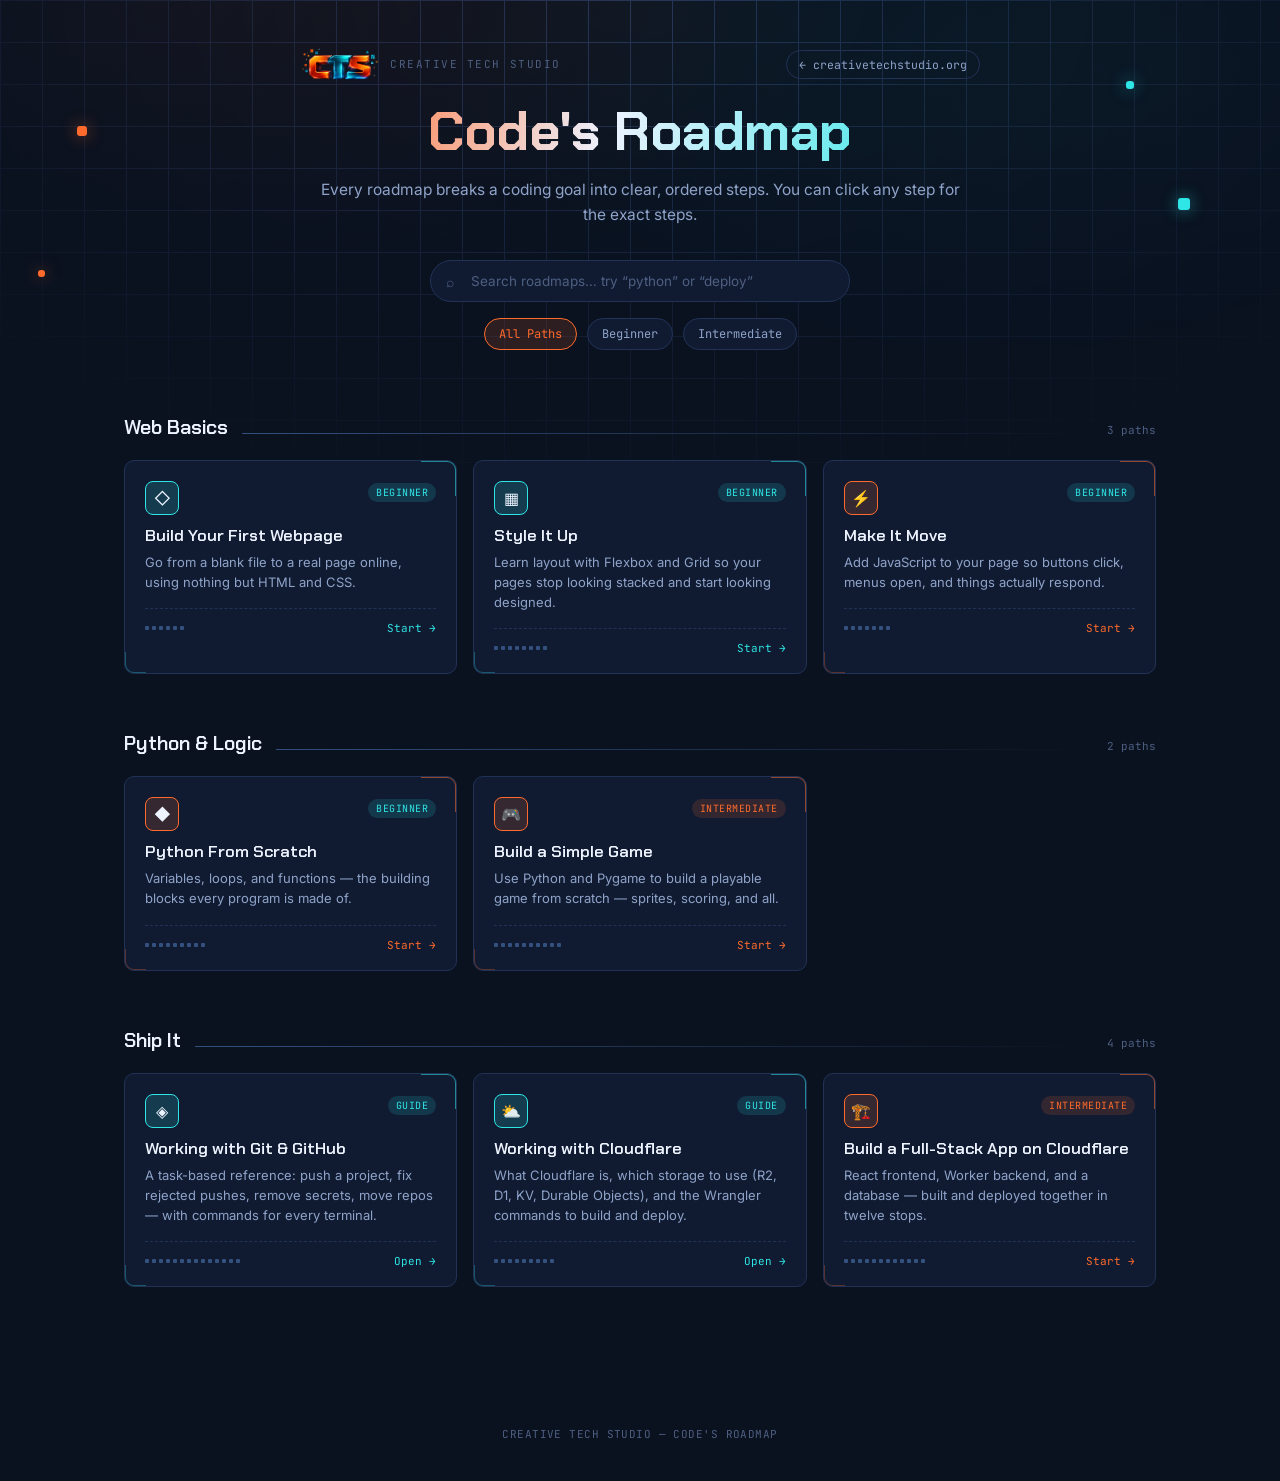
<file: index.html>
<!DOCTYPE html>
<html lang="en">
<head>
<meta charset="UTF-8">
<meta name="viewport" content="width=device-width, initial-scale=1.0">
<title>Code's Roadmap by Creative Tech Studio</title>
<link rel="icon" type="image/png" sizes="16x16" href="/assets/cts-logo-favicon-16.png">
<link rel="icon" type="image/png" sizes="32x32" href="/assets/cts-logo-favicon.png">
<link rel="apple-touch-icon" sizes="180x180" href="favicon-180.png">
<link rel="stylesheet" href="/assets/styles.css">
</head>
<body>

<div class="bg-field"></div>
<div class="chip o" style="top:14%; left:6%; width:10px; height:10px; animation-delay:0.6s;"></div>
<div class="chip c" style="top:9%; left:88%; width:8px; height:8px; animation-delay:1.2s;"></div>
<div class="chip c" style="top:22%; left:92%; width:12px; height:12px; animation-delay:2.4s;"></div>
<div class="chip o" style="top:30%; left:3%; width:7px; height:7px; animation-delay:0.6s;"></div>

<div class="wrap wrap--home">

  <div class="nav">
    <a class="nav-brand" href="https://creativetechstudio.org/" target="_blank" rel="noopener noreferrer">
      <img src="/assets/cts-mark-logo.png" alt="Creative Tech Studio logo">
      <span>Creative Tech Studio</span>
    </a>
    <a class="back-link" href="https://creativetechstudio.org/">← creativetechstudio.org</a>
  </div>

  <div class="hero">
    <h1>Code's Roadmap</h1>
    <p>Every roadmap breaks a coding goal into clear, ordered steps. You can click any step for the exact steps.</p>

    <div class="search-wrap">
      <span class="search-icon">⌕</span>
      <input type="text" id="search-input" placeholder="Search roadmaps… try “python” or “deploy”" autocomplete="off">
      <button class="search-clear" id="search-clear" aria-label="Clear search">✕</button>
    </div>

    <div class="controls">
      <span class="filter-pill active" data-filter="all">All Paths</span>
      <span class="filter-pill" data-filter="beginner">Beginner</span>
      <span class="filter-pill" data-filter="intermediate">Intermediate</span>
    </div>
  </div>

  <!-- WEB BASICS -->
  <div class="category" data-category>
    <div class="category-head">
      <h2>Web Basics</h2>
      <div class="category-rule"></div>
      <div class="category-count">3 paths</div>
    </div>
    <div class="grid">

      <a class="card track-cyan" href="#" data-diff="beginner">
        <div class="card-top">
          <div class="card-icon">◇</div>
          <span class="diff beginner">Beginner</span>
        </div>
        <h3>Build Your First Webpage</h3>
        <p>Go from a blank file to a real page online, using nothing but HTML and CSS.</p>
        <div class="card-foot">
          <span class="steps-dots"><span></span><span></span><span></span><span></span><span></span><span></span></span>
          <span class="go">Start →</span>
        </div>
      </a>

      <a class="card track-cyan" href="#" data-diff="beginner">
        <div class="card-top">
          <div class="card-icon">▦</div>
          <span class="diff beginner">Beginner</span>
        </div>
        <h3>Style It Up</h3>
        <p>Learn layout with Flexbox and Grid so your pages stop looking stacked and start looking designed.</p>
        <div class="card-foot">
          <span class="steps-dots"><span></span><span></span><span></span><span></span><span></span><span></span><span></span><span></span></span>
          <span class="go">Start →</span>
        </div>
      </a>

      <a class="card track-orange" href="#" data-diff="beginner">
        <div class="card-top">
          <div class="card-icon">⚡</div>
          <span class="diff beginner">Beginner</span>
        </div>
        <h3>Make It Move</h3>
        <p>Add JavaScript to your page so buttons click, menus open, and things actually respond.</p>
        <div class="card-foot">
          <span class="steps-dots"><span></span><span></span><span></span><span></span><span></span><span></span><span></span></span>
          <span class="go">Start →</span>
        </div>
      </a>

    </div>
  </div>

  <!-- PYTHON & LOGIC -->
  <div class="category" data-category>
    <div class="category-head">
      <h2>Python &amp; Logic</h2>
      <div class="category-rule"></div>
      <div class="category-count">2 paths</div>
    </div>
    <div class="grid">

      <a class="card track-orange" href="#" data-diff="beginner">
        <div class="card-top">
          <div class="card-icon">◆</div>
          <span class="diff beginner">Beginner</span>
        </div>
        <h3>Python From Scratch</h3>
        <p>Variables, loops, and functions — the building blocks every program is made of.</p>
        <div class="card-foot">
          <span class="steps-dots"><span></span><span></span><span></span><span></span><span></span><span></span><span></span><span></span><span></span></span>
          <span class="go">Start →</span>
        </div>
      </a>

      <a class="card track-orange" href="#" data-diff="intermediate">
        <div class="card-top">
          <div class="card-icon">🎮</div>
          <span class="diff intermediate">Intermediate</span>
        </div>
        <h3>Build a Simple Game</h3>
        <p>Use Python and Pygame to build a playable game from scratch — sprites, scoring, and all.</p>
        <div class="card-foot">
          <span class="steps-dots"><span></span><span></span><span></span><span></span><span></span><span></span><span></span><span></span><span></span><span></span></span>
          <span class="go">Start →</span>
        </div>
      </a>

    </div>
  </div>

  <!-- SHIP IT -->
  <div class="category" data-category>
    <div class="category-head">
      <h2>Ship It</h2>
      <div class="category-rule"></div>
      <div class="category-count">4 paths</div>
    </div>
    <div class="grid">

      <a class="card track-cyan" href="/pages/git-github-guide.html" data-diff="beginner">
        <div class="card-top">
          <div class="card-icon">◈</div>
          <span class="diff beginner">Guide</span>
        </div>
        <h3>Working with Git &amp; GitHub</h3>
        <p>A task-based reference: push a project, fix rejected pushes, remove secrets, move repos — with commands for every terminal.</p>
        <div class="card-foot">
          <span class="steps-dots"><span></span><span></span><span></span><span></span><span></span><span></span><span></span><span></span><span></span><span></span><span></span><span></span><span></span><span></span></span>
          <span class="go">Open →</span>
        </div>
      </a>

      <a class="card track-cyan" href="/pages/cloudflare-guide.html" data-diff="beginner">
        <div class="card-top">
          <div class="card-icon">⛅</div>
          <span class="diff beginner">Guide</span>
        </div>
        <h3>Working with Cloudflare</h3>
        <p>What Cloudflare is, which storage to use (R2, D1, KV, Durable Objects), and the Wrangler commands to build and deploy.</p>
        <div class="card-foot">
          <span class="steps-dots"><span></span><span></span><span></span><span></span><span></span><span></span><span></span><span></span><span></span></span>
          <span class="go">Open →</span>
        </div>
      </a>

      <a class="card track-orange" href="/pages/cloudflare-app.html" data-diff="intermediate">
        <div class="card-top">
          <div class="card-icon">🏗️</div>
          <span class="diff intermediate">Intermediate</span>
        </div>
        <h3>Build a Full-Stack App on Cloudflare</h3>
        <p>React frontend, Worker backend, and a database — built and deployed together in twelve stops.</p>
        <div class="card-foot">
          <span class="steps-dots"><span></span><span></span><span></span><span></span><span></span><span></span><span></span><span></span><span></span><span></span><span></span><span></span></span>
          <span class="go">Start →</span>
        </div>
      </a>

    </div>
  </div>

  <div class="no-results" id="no-results">
    ◆ No roadmaps match “<span id="no-results-term"></span>”. Try a different search.
  </div>

</div>

<footer>CREATIVE TECH STUDIO — CODE'S ROADMAP</footer>

<script>
  const pills = document.querySelectorAll('.filter-pill');
  const cards = document.querySelectorAll('.card[data-diff]');
  const categories = document.querySelectorAll('[data-category]');
  const searchInput = document.getElementById('search-input');
  const searchClear = document.getElementById('search-clear');
  const noResults = document.getElementById('no-results');
  const noResultsTerm = document.getElementById('no-results-term');

  let activeDiff = 'all';

  // cache each card's plain title/desc text once, for matching + restoring
  cards.forEach(card => {
    const titleEl = card.querySelector('h3');
    const descEl = card.querySelector('p');
    card._titleText = titleEl.textContent;
    card._descText = descEl.textContent;
  });

  function highlight(text, term) {
    if (!term) return text;
    const escaped = term.replace(/[.*+?^${}()|[\]\\]/g, '\\$&');
    const re = new RegExp('(' + escaped + ')', 'ig');
    return text.replace(re, '<mark>$1</mark>');
  }

  function applyFilters() {
    const term = searchInput.value.trim().toLowerCase();
    searchClear.classList.toggle('show', term.length > 0);

    let anyVisible = false;

    cards.forEach(card => {
      const titleEl = card.querySelector('h3');
      const descEl = card.querySelector('p');

      const diffMatch = activeDiff === 'all' || card.getAttribute('data-diff') === activeDiff;
      const haystack = (card._titleText + ' ' + card._descText).toLowerCase();
      const textMatch = term === '' || haystack.includes(term);
      const visible = diffMatch && textMatch;

      card.style.display = visible ? '' : 'none';
      titleEl.innerHTML = highlight(card._titleText, term);
      descEl.innerHTML = highlight(card._descText, term);

      if (visible) anyVisible = true;
    });

    categories.forEach(cat => {
      const visibleCards = Array.from(cat.querySelectorAll('.card[data-diff]')).filter(c => c.style.display !== 'none');
      cat.style.display = visibleCards.length ? '' : 'none';
    });

    noResults.classList.toggle('show', !anyVisible);
    noResultsTerm.textContent = searchInput.value.trim();
  }

  pills.forEach(pill => {
    pill.addEventListener('click', () => {
      pills.forEach(p => p.classList.remove('active'));
      pill.classList.add('active');
      activeDiff = pill.getAttribute('data-filter');
      applyFilters();
    });
  });

  searchInput.addEventListener('input', applyFilters);

  searchClear.addEventListener('click', () => {
    searchInput.value = '';
    applyFilters();
    searchInput.focus();
  });

  // "/" focuses search, like most doc/search UIs
  document.addEventListener('keydown', (e) => {
    if (e.key === '/' && document.activeElement !== searchInput) {
      e.preventDefault();
      searchInput.focus();
    }
    if (e.key === 'Escape' && document.activeElement === searchInput) {
      searchInput.value = '';
      applyFilters();
      searchInput.blur();
    }
  });
</script>

</body>
</html>
</file>
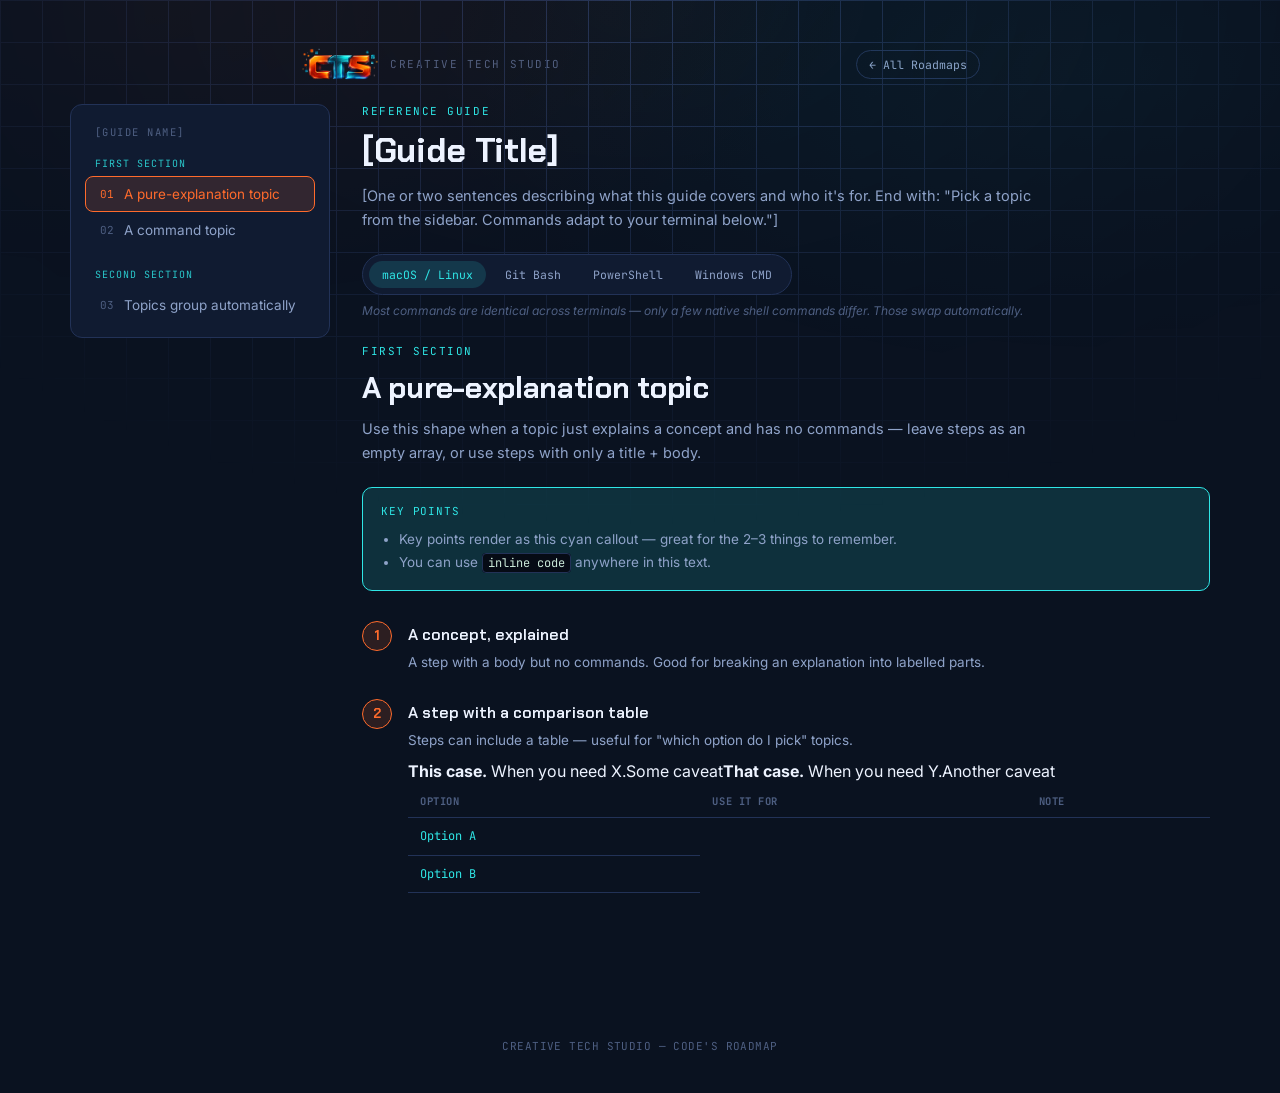
<file: assets/template-guide-roadmap.html>
<!DOCTYPE html>
<html lang="en">
<head>
<meta charset="UTF-8">
<meta name="viewport" content="width=device-width, initial-scale=1.0">

<!--
  ══════════════════════════════════════════════════════════════════
  GUIDE PAGE TEMPLATE — Code's Roadmap / Creative Tech Studio
  ══════════════════════════════════════════════════════════════════

  WHAT THIS IS
  A reference-guide page: a sidebar of topics on the left, a reading
  panel on the right, and a terminal switcher that rewrites shell
  commands (macOS/Linux, Git Bash, PowerShell, CMD) across the whole
  page at once. Use this for lookup-style content (Git, Cloudflare,
  etc.) — NOT for a start-to-finish roadmap. For those, copy
  template-roadmap.html instead.

  HOW TO USE THIS FILE
  0. Keep this file in the same /pages/ folder as the other guides.
     It links /assets/styles.css and /assets/cts-mark-logo.png by
     absolute path, so those must exist at the site root.
  1. Copy this file, rename it (e.g. python-guide.html).
  2. Update the <title>, the panel <h1>, and the .panel-intro text.
     Search for "EDIT:" comments — those mark every spot to change.
  3. Fill in the TOPICS array with your own content (see the shape
     reference below). Delete the sample topics once you're done.
  4. Add a card linking to this page from index.html, in the right
     category grid, with a "Guide" tag.

  TOPIC OBJECT SHAPE
    id        — unique short string, no spaces (used for nav + deep links)
    group     — sidebar section this topic belongs under (topics are
                grouped in the order the groups first appear)
    title     — the topic's name, shown in the sidebar and as the heading
    intro     — 1–3 sentence lead paragraph
    keypoints — optional array of short takeaways (HTML allowed).
                Renders as the cyan "Key points" callout.
    steps     — array of step objects (below). Can be empty [] for a
                pure-explanation topic.

  STEP OBJECT SHAPE
    title    — the step heading
    body     — optional sentence(s) of explanation (HTML allowed)
    cmds     — optional array of command objects (below)
    table    — optional comparison table: { head: [...], rows: [[...]] }
               Each row cell is a full <td>…</td> string so you can add
               classes like <td class="k">R2</td> for the mono accent.
    callout  — optional { type: 'info' | 'warn', html: '…' } highlight box

  COMMAND OBJECT SHAPE
    { code: 'literal command' }            — same on every terminal
    { code: '…', comment: 'shown as # …' } — adds a grey inline comment
    { shell: 'setenv', args: ['K','v'] }   — swaps per terminal, using
                                             the SHELL table in the script

  INLINE FORMATTING
    Use <code class="inline">like this</code> for inline code inside
    any body / intro / keypoint / callout text.

  ADDING A TERMINAL-SPECIFIC COMMAND
    Most commands (git, npm, wrangler) are identical across terminals —
    just use { code: '…' }. Only NATIVE shell commands differ. To add a
    new one, add an entry to the SHELL object in the script with a
    function per terminal, then reference it as { shell: 'name', args: [...] }.
    An example ('setenv') is included.
  ══════════════════════════════════════════════════════════════════
-->

<!-- EDIT: browser tab title -->
<title>[Guide Title] — Code's Roadmap</title>

<link rel="stylesheet" href="/assets/styles.css">
<style>
  /* ── Guide-specific layout (sidebar + panel). Everything else comes from styles.css ── */

  .guide-shell {
    position: relative;
    z-index: 1;
    max-width: 1180px;
    margin: 0 auto;
    padding: 0 20px 80px;
    display: grid;
    grid-template-columns: 260px 1fr;
    gap: 32px;
    align-items: start;
  }

  .side {
    position: sticky;
    top: 20px;
    align-self: start;
    background: var(--card);
    border: 1px solid var(--line);
    border-radius: 12px;
    padding: 14px;
    max-height: calc(100vh - 40px);
    overflow-y: auto;
  }
  .side-title {
    font-family: 'JetBrains Mono', monospace;
    font-size: 10.5px;
    letter-spacing: 0.14em;
    text-transform: uppercase;
    color: var(--ink-faint);
    padding: 6px 10px 12px;
  }
  .side-group + .side-group { margin-top: 14px; }
  .side-group-label {
    font-family: 'JetBrains Mono', monospace;
    font-size: 10px;
    letter-spacing: 0.1em;
    text-transform: uppercase;
    color: var(--cyan);
    padding: 6px 10px;
    opacity: 0.85;
  }
  .side-link {
    display: flex;
    align-items: center;
    gap: 10px;
    padding: 9px 10px;
    border-radius: 8px;
    font-size: 13.5px;
    color: var(--ink-soft);
    cursor: pointer;
    border: 1px solid transparent;
    transition: background 0.14s ease, color 0.14s ease, border-color 0.14s ease;
    user-select: none;
  }
  .side-link:hover { background: var(--card-hover); color: var(--ink); }
  .side-link.active {
    background: var(--orange-soft);
    border-color: var(--orange);
    color: var(--orange);
  }
  .side-num {
    font-family: 'JetBrains Mono', monospace;
    font-size: 11px;
    color: var(--ink-faint);
    flex-shrink: 0;
    width: 18px;
    text-align: right;
  }
  .side-link.active .side-num { color: var(--orange); }

  .panel { min-width: 0; }

  .panel-eyebrow {
    font-family: 'JetBrains Mono', monospace;
    font-size: 11px;
    letter-spacing: 0.14em;
    text-transform: uppercase;
    color: var(--cyan);
    margin-bottom: 10px;
  }
  .panel h1 {
    font-family: 'Chakra Petch', sans-serif;
    font-weight: 700;
    font-size: clamp(26px, 4vw, 34px);
    letter-spacing: -0.01em;
    margin: 0 0 12px;
    color: var(--ink);
  }
  .panel-intro {
    color: var(--ink-soft);
    font-size: 14.5px;
    line-height: 1.65;
    margin: 0 0 22px;
    max-width: 680px;
  }

  .term-switch {
    display: flex;
    gap: 6px;
    flex-wrap: wrap;
    padding: 6px;
    background: var(--card);
    border: 1px solid var(--line);
    border-radius: 999px;
    width: fit-content;
    margin-bottom: 8px;
  }
  .term-btn {
    font-family: 'JetBrains Mono', monospace;
    font-size: 11.5px;
    padding: 6px 13px;
    border-radius: 999px;
    border: none;
    background: transparent;
    color: var(--ink-soft);
    cursor: pointer;
    transition: background 0.14s ease, color 0.14s ease;
    white-space: nowrap;
  }
  .term-btn:hover { color: var(--ink); }
  .term-btn.active { background: var(--cyan-soft); color: var(--cyan); }
  .term-note {
    font-size: 12px;
    color: var(--ink-faint);
    margin: 0 0 26px;
    font-style: italic;
  }

  .keypoints {
    background: var(--cyan-soft);
    border: 1px solid var(--cyan);
    border-radius: 10px;
    padding: 16px 18px;
    margin-bottom: 30px;
  }
  .keypoints-title {
    font-family: 'JetBrains Mono', monospace;
    font-size: 11px;
    letter-spacing: 0.08em;
    text-transform: uppercase;
    color: var(--cyan);
    margin-bottom: 10px;
  }
  .keypoints ul { margin: 0; padding-left: 18px; }
  .keypoints li {
    font-size: 13.5px;
    color: var(--ink-soft);
    line-height: 1.7;
  }

  .callout {
    border-radius: 10px;
    padding: 14px 16px;
    margin: 22px 0;
    font-size: 13px;
    line-height: 1.6;
  }
  .callout.warn {
    background: var(--orange-soft);
    border: 1px solid var(--orange);
    color: var(--ink);
  }
  .callout.warn strong { color: var(--orange); }
  .callout.info {
    background: rgba(143,163,201,0.08);
    border: 1px solid var(--line);
    color: var(--ink-soft);
  }
  .callout.info strong { color: var(--ink); }

  .g-step {
    position: relative;
    padding-left: 46px;
    margin-bottom: 26px;
  }
  .g-step-num {
    position: absolute;
    left: 0;
    top: 0;
    width: 30px;
    height: 30px;
    border-radius: 50%;
    background: var(--orange-soft);
    border: 1.5px solid var(--orange);
    color: var(--orange);
    display: flex;
    align-items: center;
    justify-content: center;
    font-family: 'Chakra Petch', sans-serif;
    font-weight: 700;
    font-size: 13px;
  }
  .g-step-body { padding-top: 3px; }
  .g-step h3 {
    font-family: 'Chakra Petch', sans-serif;
    font-weight: 600;
    font-size: 16px;
    margin: 0 0 6px;
    color: var(--ink);
  }
  .g-step p {
    font-size: 13.5px;
    line-height: 1.65;
    color: var(--ink-soft);
    margin: 0 0 10px;
  }
  .g-step p:last-child { margin-bottom: 0; }
  .g-step code.inline,
  .panel-intro code.inline,
  .callout code.inline,
  .keypoints code.inline {
    font-family: 'JetBrains Mono', monospace;
    font-size: 12px;
    background: var(--void-deep);
    border: 1px solid var(--line);
    border-radius: 4px;
    padding: 1px 5px;
    color: #C9E8D8;
  }

  .g-cmd {
    background: var(--void-deep);
    border: 1px solid var(--line);
    border-radius: 8px;
    padding: 11px 12px;
    font-family: 'JetBrains Mono', monospace;
    font-size: 12.5px;
    color: #C9E8D8;
    display: flex;
    align-items: flex-start;
    justify-content: space-between;
    gap: 10px;
    margin-bottom: 8px;
  }
  .g-cmd pre {
    margin: 0;
    white-space: pre-wrap;
    word-break: break-word;
    flex: 1;
    line-height: 1.55;
  }
  .g-cmd .cmt { color: var(--ink-faint); }
  .copy-btn {
    background: rgba(255,255,255,0.06);
    border: 1px solid var(--line);
    color: var(--ink-soft);
    font-family: 'JetBrains Mono', monospace;
    font-size: 10.5px;
    padding: 4px 9px;
    border-radius: 6px;
    cursor: pointer;
    flex-shrink: 0;
    transition: all 0.15s ease;
  }
  .copy-btn:hover { background: rgba(255,255,255,0.12); color: var(--ink); }
  .copy-btn.copied { color: var(--cyan); border-color: var(--cyan); }

  /* comparison table (optional, used via a step's `table` field) */
  .g-table {
    width: 100%;
    border-collapse: collapse;
    font-size: 13px;
    margin: 4px 0 8px;
  }
  .g-table th, .g-table td {
    text-align: left;
    padding: 9px 12px;
    border-bottom: 1px solid var(--line);
    vertical-align: top;
  }
  .g-table th {
    font-family: 'JetBrains Mono', monospace;
    font-size: 10.5px;
    color: var(--ink-faint);
    text-transform: uppercase;
    letter-spacing: 0.05em;
  }
  .g-table td { color: var(--ink-soft); line-height: 1.55; }
  .g-table td strong { color: var(--ink); }
  .g-table td.k {
    font-family: 'JetBrains Mono', monospace;
    font-size: 12px;
    color: var(--cyan);
    white-space: nowrap;
  }

  .topic { display: none; }
  .topic.active { display: block; animation: fade 0.25s ease; }
  @keyframes fade { from { opacity: 0; transform: translateY(6px); } to { opacity: 1; transform: none; } }

  .mobile-nav { display: none; }

  @media (max-width: 860px) {
    .guide-shell { grid-template-columns: 1fr; }
    .side { display: none; }
    .mobile-nav { display: block; margin-bottom: 22px; }
    .mobile-nav select {
      width: 100%;
      background: var(--card);
      border: 1px solid var(--line);
      border-radius: 10px;
      color: var(--ink);
      font-family: 'Inter', sans-serif;
      font-size: 14px;
      padding: 12px 14px;
      outline: none;
    }
  }

  @media (prefers-reduced-motion: reduce) {
    .topic.active { animation: none; }
  }
</style>
</head>
<body>

<div class="bg-field"></div>

<div class="nav">
  <a class="nav-brand" href="/index.html">
    <img src="/assets/cts-mark-logo.png" alt="Creative Tech Studio logo">
    <span>Creative Tech Studio</span>
  </a>
  <a class="back-link" href="/index.html">← All Roadmaps</a>
</div>

<div class="guide-shell">

  <aside class="side" id="side">
    <!-- EDIT: sidebar label -->
    <div class="side-title">[Guide Name]</div>
  </aside>

  <main class="panel">
    <div class="panel-eyebrow">Reference Guide</div>
    <!-- EDIT: main heading -->
    <h1>[Guide Title]</h1>
    <!-- EDIT: intro paragraph -->
    <p class="panel-intro">[One or two sentences describing what this guide covers and who it's for. End with: "Pick a topic from the sidebar. Commands adapt to your terminal below."]</p>

    <div class="term-switch" id="term-switch">
      <button class="term-btn active" data-term="unix">macOS / Linux</button>
      <button class="term-btn" data-term="gitbash">Git Bash</button>
      <button class="term-btn" data-term="powershell">PowerShell</button>
      <button class="term-btn" data-term="cmd">Windows CMD</button>
    </div>
    <p class="term-note" id="term-note">Most commands are identical across terminals — only a few native shell commands differ. Those swap automatically.</p>

    <div class="mobile-nav">
      <select id="mobile-select"></select>
    </div>

    <div id="topics"></div>
  </main>

</div>

<footer>CREATIVE TECH STUDIO — CODE'S ROADMAP</footer>

<script>
(function () {

  /* ── Terminal-specific shell command variants ──
     Regular git/npm/wrangler commands never change — use { code: '…' } for those.
     Only NATIVE shell commands differ. Add an entry here per shell command you
     need, then reference it in a step as { shell: 'name', args: [...] }.
     One example ('setenv') is provided. Delete it if unused. */
  const SHELL = {
    setenv: {
      unix:       (name, val) => `export ${name}="${val}"`,
      gitbash:    (name, val) => `export ${name}="${val}"`,
      powershell: (name, val) => `$env:${name} = "${val}"`,
      cmd:        (name, val) => `set ${name}=${val}`,
    },
  };

  let term = 'unix';

  /* ── EDIT: Guide content ──
     Replace these sample topics with your own. See the comment block at the
     top of this file for the full shape of a topic / step / command / table. */
  const TOPICS = [
    {
      id: 'sample-explain',
      group: 'First section',
      title: 'A pure-explanation topic',
      intro: 'Use this shape when a topic just explains a concept and has no commands — leave steps as an empty array, or use steps with only a title + body.',
      keypoints: [
        'Key points render as this cyan callout — great for the 2–3 things to remember.',
        'You can use <code class="inline">inline code</code> anywhere in this text.',
      ],
      steps: [
        {
          title: 'A concept, explained',
          body: 'A step with a body but no commands. Good for breaking an explanation into labelled parts.',
          cmds: [],
        },
        {
          title: 'A step with a comparison table',
          body: 'Steps can include a table — useful for "which option do I pick" topics.',
          table: {
            head: ['Option', 'Use it for', 'Note'],
            rows: [
              ['<td class="k">Option A</td>', '<strong>This case.</strong> When you need X.', 'Some caveat'],
              ['<td class="k">Option B</td>', '<strong>That case.</strong> When you need Y.', 'Another caveat'],
            ],
          },
          cmds: [],
        },
      ],
    },
    {
      id: 'sample-commands',
      group: 'First section',
      title: 'A command topic',
      intro: 'Use this shape for how-to topics with actual commands to run.',
      keypoints: [
        'Every command gets a copy button automatically.',
        'Add a <code class="inline"># comment</code> to a command with the comment field.',
      ],
      steps: [
        {
          title: 'Run a normal command',
          body: 'Commands that are the same on every terminal use the code field.',
          cmds: [
            { code: 'npm install' },
            { code: 'npm run build', comment: 'this one has a comment' },
          ],
        },
        {
          title: 'A command that differs per terminal',
          body: 'This one uses the SHELL table so it rewrites when the terminal switches. Try the switcher above.',
          cmds: [
            { shell: 'setenv', args: ['API_KEY', 'your-value-here'], comment: 'set an environment variable' },
          ],
        },
        {
          title: 'A step with a warning',
          body: 'Callouts come in two styles: info (neutral) and warn (orange).',
          cmds: [],
          callout: { type: 'warn', html: '<strong>Be careful.</strong> Use warn callouts for destructive or irreversible actions.' },
        },
      ],
    },
    {
      id: 'sample-second-group',
      group: 'Second section',
      title: 'Topics group automatically',
      intro: 'Give topics a different group value and they appear under a new sidebar heading. Groups show up in the order they first appear in this array.',
      steps: [],
    },
  ];

  /* ── Build sidebar + mobile select ── */
  const sideEl = document.getElementById('side');
  const topicsEl = document.getElementById('topics');
  const mobileSelect = document.getElementById('mobile-select');

  const groups = [];
  TOPICS.forEach((t) => {
    let g = groups.find(x => x.name === t.group);
    if (!g) { g = { name: t.group, items: [] }; groups.push(g); }
    g.items.push({ topic: t });
  });

  let globalIndex = 0;
  groups.forEach(g => {
    const groupEl = document.createElement('div');
    groupEl.className = 'side-group';
    groupEl.innerHTML = `<div class="side-group-label">${g.name}</div>`;
    g.items.forEach(({ topic }) => {
      const n = ++globalIndex;
      const link = document.createElement('div');
      link.className = 'side-link';
      link.dataset.target = topic.id;
      link.innerHTML = `<span class="side-num">${String(n).padStart(2,'0')}</span><span>${topic.title}</span>`;
      link.addEventListener('click', () => selectTopic(topic.id));
      groupEl.appendChild(link);
    });
    sideEl.appendChild(groupEl);

    const og = document.createElement('optgroup');
    og.label = g.name;
    g.items.forEach(({ topic }) => {
      const opt = document.createElement('option');
      opt.value = topic.id;
      opt.textContent = topic.title;
      og.appendChild(opt);
    });
    mobileSelect.appendChild(og);
  });
  mobileSelect.addEventListener('change', (e) => selectTopic(e.target.value));

  function cmdCode(cmd) {
    if (cmd.code != null) return cmd.code;
    return SHELL[cmd.shell][term](...cmd.args);
  }

  function renderTopics() {
    topicsEl.innerHTML = '';
    TOPICS.forEach(topic => {
      const el = document.createElement('section');
      el.className = 'topic';
      el.id = 'topic-' + topic.id;
      el.dataset.id = topic.id;

      const kp = topic.keypoints ? `
        <div class="keypoints">
          <div class="keypoints-title">Key points</div>
          <ul>${topic.keypoints.map(k => `<li>${k}</li>`).join('')}</ul>
        </div>` : '';

      const steps = (topic.steps || []).map((s, i) => {
        const cmds = (s.cmds || []).map(c => {
          const code = cmdCode(c);
          const cmt = c.comment ? `<span class="cmt"># ${escapeHtml(c.comment)}</span>\n` : '';
          return `<div class="g-cmd"><pre>${cmt}${escapeHtml(code)}</pre><button class="copy-btn" data-copy="${encodeURIComponent(code)}">copy</button></div>`;
        }).join('');

        let tableHtml = '';
        if (s.table) {
          const head = s.table.head.map(h => `<th>${h}</th>`).join('');
          const rows = s.table.rows.map(r => `<tr>${r.join('')}</tr>`).join('');
          tableHtml = `<table class="g-table"><thead><tr>${head}</tr></thead><tbody>${rows}</tbody></table>`;
        }

        const callout = s.callout ? `<div class="callout ${s.callout.type}">${s.callout.html}</div>` : '';
        const body = s.body ? `<p>${s.body}</p>` : '';
        return `
          <div class="g-step">
            <div class="g-step-num">${i + 1}</div>
            <div class="g-step-body">
              <h3>${escapeHtml(s.title)}</h3>
              ${body}
              ${tableHtml}
              ${cmds}
              ${callout}
            </div>
          </div>`;
      }).join('');

      el.innerHTML = `
        <div class="panel-eyebrow">${escapeHtml(topic.group)}</div>
        <h1 style="font-size:clamp(24px,3.4vw,30px); margin-bottom:10px;">${escapeHtml(topic.title)}</h1>
        <p class="panel-intro">${topic.intro}</p>
        ${kp}
        ${steps}
      `;
      topicsEl.appendChild(el);
    });
  }

  function escapeHtml(str) {
    const div = document.createElement('div');
    div.textContent = str;
    return div.innerHTML;
  }

  let currentId = TOPICS[0].id;
  function selectTopic(id) {
    currentId = id;
    document.querySelectorAll('.topic').forEach(t => t.classList.toggle('active', t.dataset.id === id));
    document.querySelectorAll('.side-link').forEach(l => l.classList.toggle('active', l.dataset.target === id));
    if (mobileSelect.value !== id) mobileSelect.value = id;
    window.scrollTo({ top: 0, behavior: 'smooth' });
    history.replaceState(null, '', '#' + id);
  }

  document.getElementById('term-switch').addEventListener('click', (e) => {
    const btn = e.target.closest('.term-btn');
    if (!btn) return;
    term = btn.dataset.term;
    document.querySelectorAll('.term-btn').forEach(b => b.classList.toggle('active', b === btn));
    renderTopics();
    selectTopic(currentId);
  });

  topicsEl.addEventListener('click', (e) => {
    const btn = e.target.closest('[data-copy]');
    if (!btn) return;
    const text = decodeURIComponent(btn.getAttribute('data-copy'));
    const done = () => {
      const original = btn.textContent;
      btn.textContent = 'copied';
      btn.classList.add('copied');
      setTimeout(() => { btn.textContent = original; btn.classList.remove('copied'); }, 1200);
    };
    if (navigator.clipboard && navigator.clipboard.writeText) {
      navigator.clipboard.writeText(text).then(done).catch(done);
    } else { done(); }
  });

  renderTopics();
  const fromHash = location.hash.replace('#', '');
  selectTopic(TOPICS.some(t => t.id === fromHash) ? fromHash : TOPICS[0].id);
})();
</script>

</body>
</html>
</file>
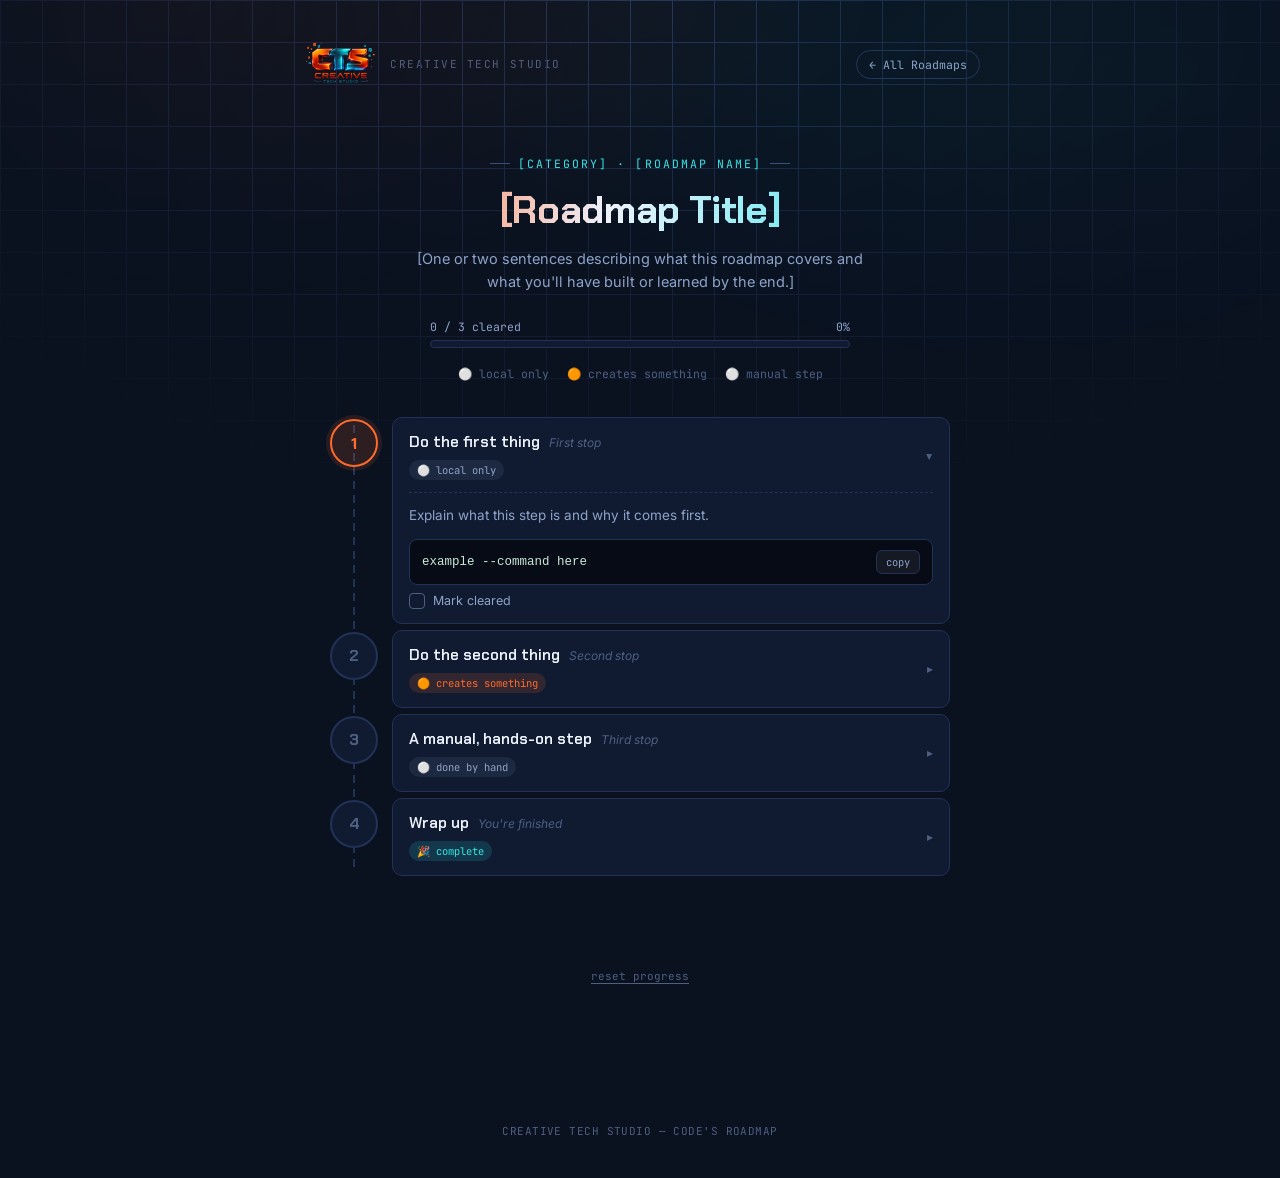
<file: assets/template-roadmap.html>
<!DOCTYPE html>
<html lang="en">
<head>
<meta charset="UTF-8">
<meta name="viewport" content="width=device-width, initial-scale=1.0">

<!--
  ══════════════════════════════════════════════════════════════════
  ROADMAP PAGE TEMPLATE — Code's Roadmap / Creative Tech Studio
  ══════════════════════════════════════════════════════════════════

  WHAT THIS IS
  A roadmap page: a single start-to-finish trail of numbered waypoints
  you follow top to bottom, with a progress bar, checkable steps, and
  progress saved in the browser. Use this for content with one correct
  sequence and a finish line. For lookup-style reference content you
  jump around in (a sidebar of independent topics with a terminal
  switcher), copy template-guide-roadmap.html instead.

  HOW TO USE THIS FILE
  0. Copy this file into the /pages/ folder alongside the other roadmap
     pages. It links /assets/styles.css and /assets/ctslogo.png by
     absolute path, so those must exist at the site root.
  1. Copy this file, rename it to match your roadmap (e.g. git-basics.html)
  2. Update the <title> tag below
  3. Search for "EDIT:" comments throughout this file — those are every
     spot you need to touch. Everything else can stay as-is.
  4. Change PROGRESS_KEY in the script (near the bottom) to something
     unique to this page. If two pages share a key, checking off steps
     on one will overwrite progress on the other.
  5. Fill in the STEPS array with your own waypoints.
  6. Add a card linking to this page from index.html, in the right
     category grid.

  STEP OBJECT REFERENCE
    id           — unique short string, no spaces (used for storage + DOM)
    name         — short flavor label shown in italics next to the title
                   (optional — omit the property to skip it)
    title        — the real, plain-language title of the step
    badge        — one of: 'local' | 'cloud' | 'manual' | 'done'
                     local  = runs only on their machine, changes nothing external
                     cloud  = creates or changes something outside their machine
                     manual = a step done by hand in some dashboard/UI, not code
                     done   = the final "you made it" step
    badgeLabel   — the short text shown inside the badge pill
    desc         — 1–3 sentences explaining what this step is and why
    commands     — optional array of copyable command-line strings
    manualSteps  — optional array of plain-text instructions (use INSTEAD
                   of commands, for dashboard/UI steps — see step 4 below
                   for an example)

  Every step gets a "mark cleared" checkbox automatically, except the
  last one (it's assumed to be the finish line). If your roadmap doesn't
  end in a single "you're done" moment, just give the last real step a
  normal badge instead of 'done' and delete the badge==='done' check
  further down if you don't want an "arrival" feel at all.
  ══════════════════════════════════════════════════════════════════
-->

<!-- EDIT: page title (shows in browser tab) -->
<title>[Roadmap Title] — Code's Roadmap</title>
<link rel="icon" type="image/png" sizes="16x16" href="../assets/cts-logo-favicon-16.png">
<link rel="icon" type="image/png" sizes="32x32" href="../assets/cts-logo-favicon.png">
<link rel="apple-touch-icon" sizes="180x180" href="../assets/cts-logo-favicon-180.png">

<link rel="stylesheet" href="/assets/styles.css">
</head>
<body>

<div class="bg-field"></div>

<div class="nav">
  <a class="nav-brand" href="/index.html">
    <img src="/assets/ctslogo.png" alt="Creative Tech Studio logo">
    <span>Creative Tech Studio</span>
  </a>
  <a class="back-link" href="/index.html">← All Roadmaps</a>
</div>

<div class="wrap wrap--trail">

  <div class="trail-header">
    <!-- EDIT: eyebrow = "Category · Short Roadmap Name" -->
    <div class="trail-eyebrow">[Category] · [Roadmap Name]</div>
    <!-- EDIT: title = outcome-focused, matches the homepage card title exactly -->
    <h1 class="trail-title">[Roadmap Title]</h1>
    <!-- EDIT: subtitle = 1-2 sentences, what they'll have by the end -->
    <p class="trail-sub">[One or two sentences describing what this roadmap covers and what you'll have built or learned by the end.]</p>
    <div class="progress-wrap">
      <div class="progress-label">
        <span id="progress-text">0 / 0 cleared</span>
        <span id="progress-pct">0%</span>
      </div>
      <div class="progress-track"><div class="progress-fill" id="progress-fill"></div></div>
    </div>
    <!-- EDIT: legend — delete any line for a badge type you don't use -->
    <div class="legend">
      <span>⚪ local only</span>
      <span>🟠 creates something</span>
      <span>⚪ manual step</span>
    </div>
  </div>

  <div class="trail">
    <div class="trail-spine"></div>
    <div id="stops"></div>
  </div>

  <!-- EDIT: summit banner text, or delete this div if the roadmap has no single "finish line" moment -->
  <div class="summit-banner" id="summit-banner">🎉 All done — nice work.</div>

  <div class="reset-row">
    <button class="reset-btn" id="reset-btn">reset progress</button>
  </div>
</div>

<footer>CREATIVE TECH STUDIO — CODE'S ROADMAP</footer>

<script>
(function () {

  // EDIT: give every roadmap page its own unique key, or progress
  // from different roadmaps will overwrite each other in the browser.
  const PROGRESS_KEY = 'roadmap-progress--CHANGE-ME';

  // EDIT: replace with your own steps. See the comment block at the
  // top of this file for what each field does. Delete these sample
  // steps once you've written your own — they're only here to show
  // one example of every step type.
  const STEPS = [
    {
      id: 'step-1',
      name: 'First stop',
      title: 'Do the first thing',
      badge: 'local',
      badgeLabel: 'local only',
      desc: 'Explain what this step is and why it comes first.',
      commands: ['example --command here'],
    },
    {
      id: 'step-2',
      name: 'Second stop',
      title: 'Do the second thing',
      badge: 'cloud',
      badgeLabel: 'creates something',
      desc: 'A step that creates or changes something outside their own machine.',
      commands: ['another --example'],
    },
    {
      id: 'step-3',
      name: 'Third stop',
      title: 'A manual, hands-on step',
      badge: 'manual',
      badgeLabel: 'done by hand',
      desc: 'Use manualSteps (instead of commands) for anything done by clicking through a dashboard or UI rather than typing.',
      manualSteps: [
        'First thing to click or do',
        'Second thing to click or do',
        'Save / confirm',
      ],
    },
    {
      id: 'step-4',
      name: "You're finished",
      title: 'Wrap up',
      badge: 'done',
      badgeLabel: 'complete',
      desc: 'The last step. It has no "mark cleared" checkbox — reaching it while every step above is cleared triggers the summit banner.',
    },
  ];

  const stopsEl = document.getElementById('stops');
  const progressFill = document.getElementById('progress-fill');
  const progressText = document.getElementById('progress-text');
  const progressPct = document.getElementById('progress-pct');
  const summitBanner = document.getElementById('summit-banner');
  const resetBtn = document.getElementById('reset-btn');

  let completed = new Set();
  let expanded = new Set();

  function badgeIcon(badge) {
    if (badge === 'cloud') return '🟠';
    if (badge === 'manual') return '⚪';
    if (badge === 'done') return '🎉';
    return '⚪';
  }

  function render() {
    stopsEl.innerHTML = '';
    const firstIncompleteIdx = STEPS.findIndex(s => !completed.has(s.id));

    STEPS.forEach((step, i) => {
      const isCleared = completed.has(step.id);
      const isCurrent = !isCleared && i === firstIncompleteIdx;
      const isExpanded = expanded.has(step.id) || isCurrent;
      const isLast = i === STEPS.length - 1;

      const stopEl = document.createElement('div');
      stopEl.className = 'stop' + (isCleared ? ' cleared' : '') + (isCurrent ? ' current' : '') + (isExpanded ? ' expanded' : '');

      const cmdHtml = (step.commands || []).map((c) =>
        `<div class="cmd-block">
          <pre>${escapeHtml(c)}</pre>
          <button class="copy-btn" data-copy="${encodeURIComponent(c)}">copy</button>
        </div>`
      ).join('');

      const manualHtml = step.manualSteps
        ? `<ol class="manual-list">${step.manualSteps.map(m => `<li>${escapeHtml(m)}</li>`).join('')}</ol>`
        : '';

      stopEl.innerHTML = `
        <div class="stop-marker" data-toggle="${step.id}">${isCleared ? '✓' : i + 1}</div>
        <div class="stop-card" data-toggle="${step.id}">
          <div class="stop-card-head">
            <div>
              <div class="stop-title-row">
                <span class="stop-title">${escapeHtml(step.title)}</span>
                ${step.name ? `<span class="stop-name">${escapeHtml(step.name)}</span>` : ''}
              </div>
              <span class="badge ${step.badge}">${badgeIcon(step.badge)} ${escapeHtml(step.badgeLabel)}</span>
            </div>
            <span class="chevron">▸</span>
          </div>
          <div class="stop-detail">
            <div class="stop-detail-inner">
              <p class="stop-desc">${escapeHtml(step.desc)}</p>
              ${cmdHtml}
              ${manualHtml}
              ${!isLast ? `
                <div class="clear-row" data-clear-row>
                  <div class="clear-check ${isCleared ? 'on' : ''}" data-clear="${step.id}">
                    <svg viewBox="0 0 24 24" fill="none" stroke="white" stroke-width="3"><path d="M5 13l4 4L19 7"/></svg>
                  </div>
                  <label class="clear-label" data-clear="${step.id}">Mark cleared</label>
                </div>
              ` : ''}
            </div>
          </div>
        </div>
      `;
      stopsEl.appendChild(stopEl);
    });

    // progress (counts everything except the final step)
    const trackedCount = STEPS.length - 1;
    const doneCount = completed.size;
    const pct = trackedCount > 0 ? Math.round((doneCount / trackedCount) * 100) : 0;
    progressFill.style.width = pct + '%';
    progressText.textContent = doneCount + ' / ' + trackedCount + ' cleared';
    progressPct.textContent = pct + '%';
    summitBanner.classList.toggle('show', doneCount === trackedCount && trackedCount > 0);
  }

  function escapeHtml(str) {
    const div = document.createElement('div');
    div.textContent = str;
    return div.innerHTML;
  }

  stopsEl.addEventListener('click', (e) => {
    const clearTarget = e.target.closest('[data-clear]');
    if (clearTarget) {
      e.stopPropagation();
      const id = clearTarget.getAttribute('data-clear');
      if (completed.has(id)) completed.delete(id); else completed.add(id);
      saveProgress();
      render();
      return;
    }

    const copyTarget = e.target.closest('[data-copy]');
    if (copyTarget) {
      e.stopPropagation();
      const text = decodeURIComponent(copyTarget.getAttribute('data-copy'));
      copyToClipboard(text, copyTarget);
      return;
    }

    const toggleTarget = e.target.closest('[data-toggle]');
    if (toggleTarget) {
      const id = toggleTarget.getAttribute('data-toggle');
      if (expanded.has(id)) expanded.delete(id); else expanded.add(id);
      render();
    }
  });

  function copyToClipboard(text, btn) {
    const done = () => {
      const original = btn.textContent;
      btn.textContent = 'copied';
      btn.classList.add('copied');
      setTimeout(() => {
        btn.textContent = original;
        btn.classList.remove('copied');
      }, 1200);
    };
    if (navigator.clipboard && navigator.clipboard.writeText) {
      navigator.clipboard.writeText(text).then(done).catch(done);
    } else {
      done();
    }
  }

  resetBtn.addEventListener('click', () => {
    completed = new Set();
    expanded = new Set();
    saveProgress();
    render();
  });

  function loadProgress() {
    try {
      const raw = localStorage.getItem(PROGRESS_KEY);
      if (raw) {
        const parsed = JSON.parse(raw);
        if (Array.isArray(parsed.completed)) completed = new Set(parsed.completed);
      }
    } catch (e) {
      // no saved progress yet, or storage unavailable
    }
    render();
  }

  function saveProgress() {
    try {
      localStorage.setItem(PROGRESS_KEY, JSON.stringify({ completed: Array.from(completed) }));
    } catch (e) {
      console.error('Could not save progress', e);
    }
  }

  loadProgress();
})();
</script>

</body>
</html>
</file>
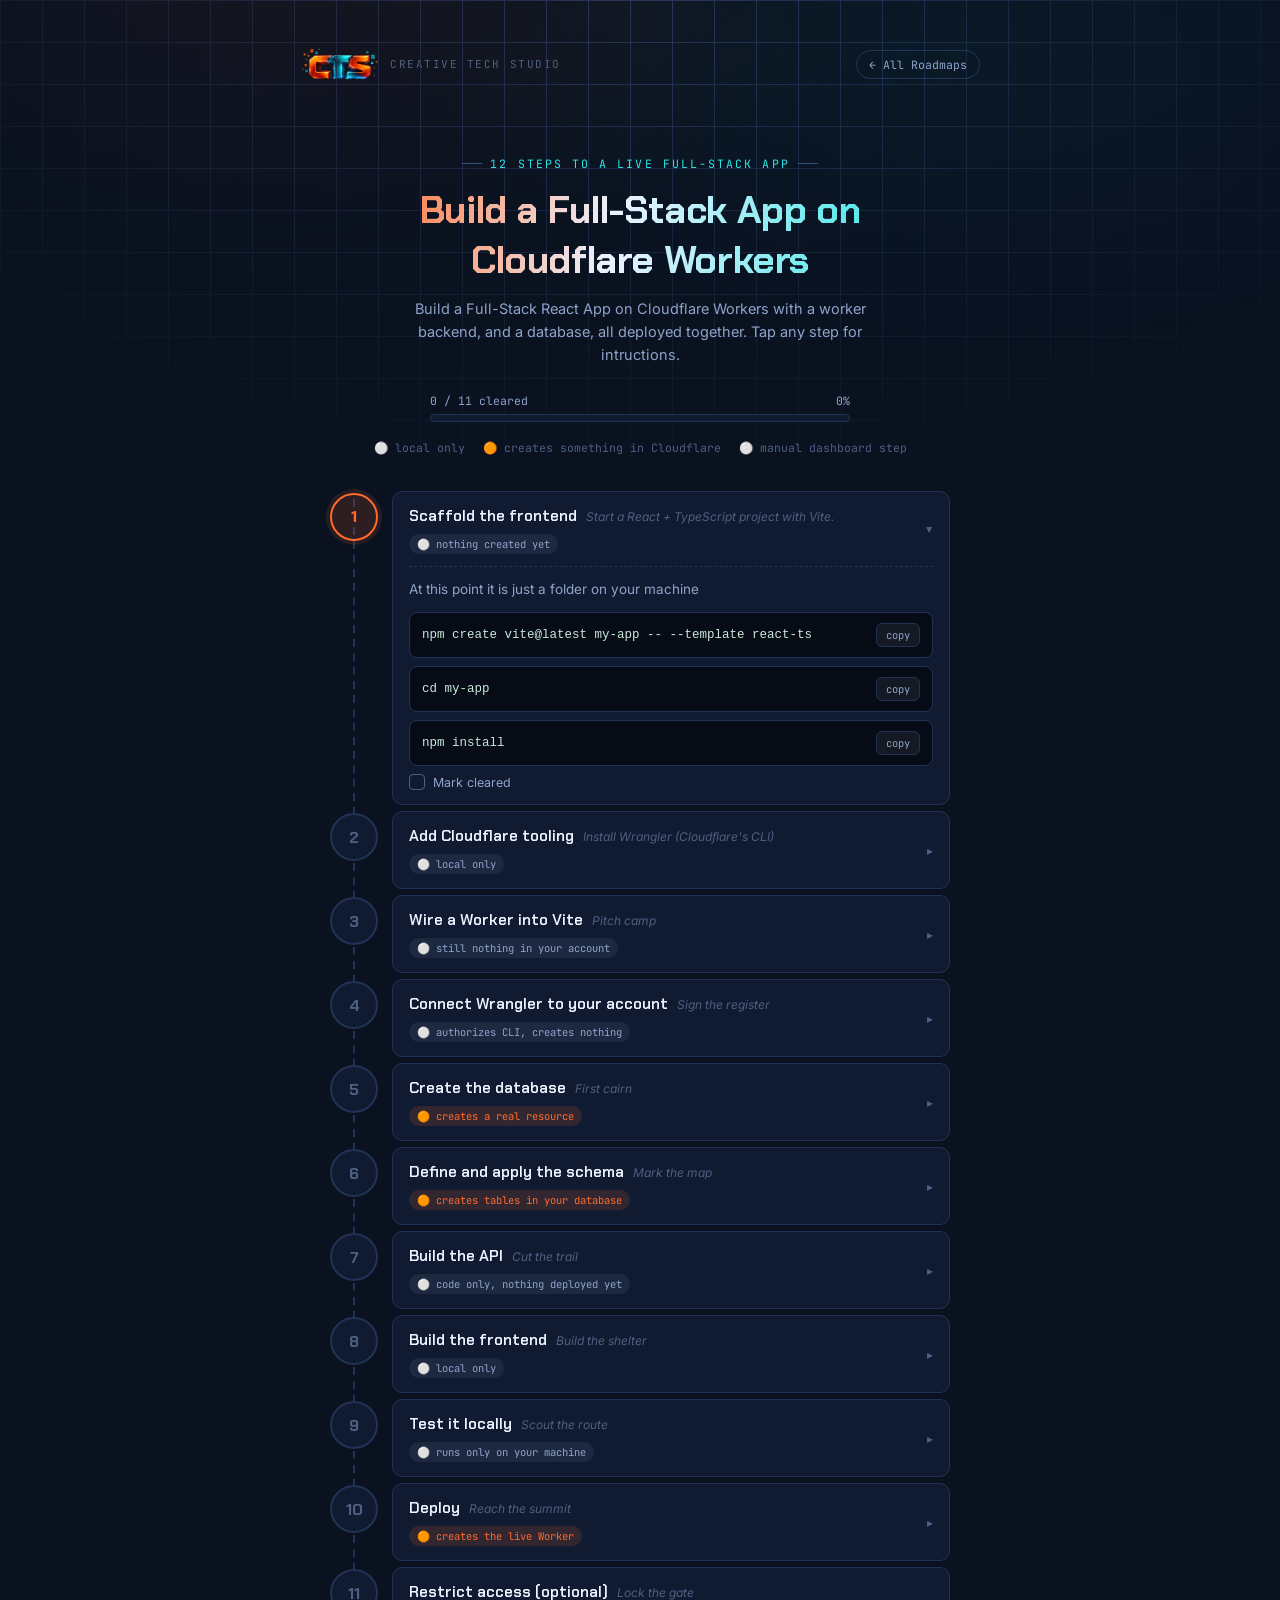
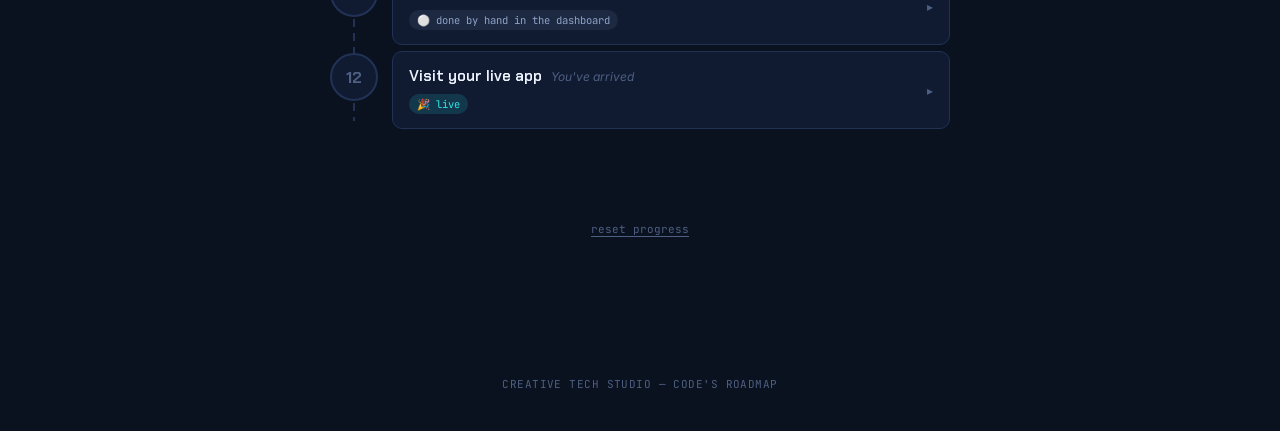
<file: pages/cloudflare-app.html>
<!DOCTYPE html>
<html lang="en">
<head>
<meta charset="UTF-8">
<meta name="viewport" content="width=device-width, initial-scale=1.0">
<title>Build a Full-Stack App on Cloudflare Workers — Code's Roadmap</title>
<link rel="icon" type="image/png" sizes="16x16" href="../assets/cts-logo-favicon-16.png">
<link rel="icon" type="image/png" sizes="32x32" href="../assets/cts-logo-favicon.png">
<link rel="apple-touch-icon" sizes="180x180" href="../assets/cts-logo-favicon-180.png">
<link rel="stylesheet" href="/assets/styles.css">
<style>
  /* This roadmap has several multi-line code blocks that are taller than
     the shared 400px allowance, so give this page's expanded stops more room. */
  .stop.expanded .stop-detail { max-height: 900px; }
</style>
</head>
<body>

<div class="bg-field"></div>

<div class="nav">
  <a class="nav-brand" href="../index.html">
    <img src="../assets/cts-mark-logo.png" alt="Creative Tech Studio logo">
    <span>Creative Tech Studio</span>
  </a>
  <a class="back-link" href="../index.html">← All Roadmaps</a>
</div>

<div class="wrap wrap--trail">

  <div class="trail-header">
    <div class="trail-eyebrow">12 Steps To A Live Full-Stack App</div>
    <h1 class="trail-title">Build a Full-Stack App on Cloudflare Workers</h1>
    <p class="trail-sub">Build a Full-Stack React App on Cloudflare Workers with a worker backend, and a database, all deployed together. Tap any step for intructions.</p>
    <div class="progress-wrap">
      <div class="progress-label">
        <span id="progress-text">0 / 11 cleared</span>
        <span id="progress-pct">0%</span>
      </div>
      <div class="progress-track"><div class="progress-fill" id="progress-fill"></div></div>
    </div>
    <div class="legend">
      <span>⚪ local only</span>
      <span>🟠 creates something in Cloudflare</span>
      <span>⚪ manual dashboard step</span>
    </div>
  </div>

  <div class="trail">
    <div class="trail-spine"></div>
    <div id="stops"></div>
  </div>

  <div class="summit-banner" id="summit-banner">🏔️ Summit reached — your app is live. Go visit its URL.</div>

  <div class="reset-row">
    <button class="reset-btn" id="reset-btn">reset progress</button>
  </div>
</div>

<footer>CREATIVE TECH STUDIO — CODE'S ROADMAP</footer>

<script>
(function () {

  const PROGRESS_KEY = 'roadmap-progress--fullstack-cloudflare';

  const STEPS = [
    {
      id: 'scaffold',
      name: 'Start a React + TypeScript project with Vite.',
      title: 'Scaffold the frontend',
      badge: 'local',
      badgeLabel: 'nothing created yet',
      desc: 'At this point it is just a folder on your machine',
      commands: ['npm create vite@latest my-app -- --template react-ts', 'cd my-app', 'npm install'],
    },
    {
      id: 'tooling',
      name: "Install Wrangler (Cloudflare's CLI)",
      title: 'Add Cloudflare tooling',
      badge: 'local',
      badgeLabel: 'local only',
      desc: "Vite plugin that runs a Worker alongside your frontend during development, and the TypeScript types for the Workers runtime.",
      commands: ['npm install -D wrangler @cloudflare/vite-plugin @cloudflare/workers-types'],
    },
    {
      id: 'wireup',
      name: 'Pitch camp',
      title: 'Wire a Worker into Vite',
      badge: 'local',
      badgeLabel: 'still nothing in your account',
      desc: 'Create wrangler.jsonc pointing at a Worker entry file, add the cloudflare() plugin to vite.config.ts, and write a one-line Worker so you have something to run. The assets block tells Cloudflare to serve your built frontend and route API paths to the Worker.',
      commands: [
        '// wrangler.jsonc\n{\n  "name": "my-app",\n  "compatibility_date": "2026-07-15",\n  "main": "./worker/index.ts",\n  "assets": { "not_found_handling": "single-page-application", "run_worker_first": ["/api/*"] }\n}',
        '// vite.config.ts\nimport { defineConfig } from "vite";\nimport react from "@vitejs/plugin-react";\nimport { cloudflare } from "@cloudflare/vite-plugin";\nexport default defineConfig({ plugins: [react(), cloudflare()] });',
        '// worker/index.ts\nexport default {\n  async fetch() {\n    return new Response("Worker is running");\n  },\n};',
      ],
    },
    {
      id: 'login',
      name: 'Sign the register',
      title: 'Connect Wrangler to your account',
      badge: 'local',
      badgeLabel: 'authorizes CLI, creates nothing',
      desc: 'Opens a browser to log in and link the CLI to your Cloudflare account. Still no resources created.',
      commands: ['npx wrangler login'],
    },
    {
      id: 'createdb',
      name: 'First cairn',
      title: 'Create the database',
      badge: 'cloud',
      badgeLabel: 'creates a real resource',
      desc: 'This is the first thing that actually gets created in your Cloudflare account: a D1 (SQLite) database. Wrangler prints a database_id you will need in the next step.',
      commands: ['npx wrangler d1 create my-app-db'],
    },
    {
      id: 'schema',
      name: 'Mark the map',
      title: 'Define and apply the schema',
      badge: 'cloud',
      badgeLabel: 'creates tables in your database',
      desc: 'Write a schema.sql file with the tables your app needs. Add a d1_databases block to wrangler.jsonc with the database_id from the previous step, then apply the schema — once to the local emulation, once to the real remote database.',
      commands: [
        'npx wrangler d1 execute my-app-db --local --file=./schema.sql',
        'npx wrangler d1 execute my-app-db --remote --file=./schema.sql',
      ],
    },
    {
      id: 'api',
      name: 'Cut the trail',
      title: 'Build the API',
      badge: 'local',
      badgeLabel: 'code only, nothing deployed yet',
      desc: 'In your Worker, write handler functions for each thing your app needs to do — typically create, read, update, and delete — where each one runs a query against your D1 database. Then route incoming requests to the right handler by matching the URL path and HTTP method inside the fetch handler.',
    },
    {
      id: 'ui',
      name: 'Build the shelter',
      title: 'Build the frontend',
      badge: 'local',
      badgeLabel: 'local only',
      desc: 'Build your React components and have them call your API endpoints with fetch. Add whatever libraries your interface needs — for example a styling framework like Tailwind, shown below.',
      commands: [
        'npm install -D tailwindcss postcss autoprefixer\nnpx tailwindcss init -p',
      ],
    },
    {
      id: 'testlocal',
      name: 'Scout the route',
      title: 'Test it locally',
      badge: 'local',
      badgeLabel: 'runs only on your machine',
      desc: 'The Vite plugin runs your Worker inside a real local emulation of the Workers runtime, connected to your D1 binding — so local development behaves like production.',
      commands: ['npm run dev'],
    },
    {
      id: 'deploy',
      name: 'Reach the summit',
      title: 'Deploy',
      badge: 'cloud',
      badgeLabel: 'creates the live Worker',
      desc: 'Add a deploy script ("deploy": "vite build && wrangler deploy") to package.json, then run it. This is the step that actually creates the Worker in your account and puts your app on the internet at a *.workers.dev URL.',
      commands: ['npm run deploy'],
    },
    {
      id: 'access',
      name: 'Lock the gate',
      title: 'Restrict access (optional)',
      badge: 'manual',
      badgeLabel: 'done by hand in the dashboard',
      desc: 'If your app is meant for just you or a specific group, put Cloudflare Access in front of it in the dashboard — no auth code required. Skip this step for a public app.',
      manualSteps: [
        'Zero Trust → Access → Applications → Add an application → Self-hosted',
        "Set the domain to your Worker's *.workers.dev URL (or a custom domain)",
        'Add a policy that allows only the email addresses you choose',
        'Save',
      ],
    },
    {
      id: 'arrive',
      name: "You've arrived",
      title: 'Visit your live app',
      badge: 'done',
      badgeLabel: 'live',
      desc: "Open your Worker's URL. Your full-stack app — frontend, API, and database — is now live on Cloudflare's network.",
    },
  ];

  const stopsEl = document.getElementById('stops');
  const progressFill = document.getElementById('progress-fill');
  const progressText = document.getElementById('progress-text');
  const progressPct = document.getElementById('progress-pct');
  const summitBanner = document.getElementById('summit-banner');
  const resetBtn = document.getElementById('reset-btn');

  let completed = new Set();
  let expanded = new Set();

  function badgeIcon(badge) {
    if (badge === 'cloud') return '🟠';
    if (badge === 'manual') return '⚪';
    if (badge === 'done') return '🎉';
    return '⚪';
  }

  function render() {
    stopsEl.innerHTML = '';
    const firstIncompleteIdx = STEPS.findIndex(s => !completed.has(s.id));

    STEPS.forEach((step, i) => {
      const isCleared = completed.has(step.id);
      const isCurrent = !isCleared && i === firstIncompleteIdx;
      const isExpanded = expanded.has(step.id) || isCurrent;
      const isLast = i === STEPS.length - 1;

      const stopEl = document.createElement('div');
      stopEl.className = 'stop' + (isCleared ? ' cleared' : '') + (isCurrent ? ' current' : '') + (isExpanded ? ' expanded' : '');

      const cmdHtml = (step.commands || []).map((c) =>
        `<div class="cmd-block">
          <pre>${escapeHtml(c)}</pre>
          <button class="copy-btn" data-copy="${encodeURIComponent(c)}">copy</button>
        </div>`
      ).join('');

      const manualHtml = step.manualSteps
        ? `<ol class="manual-list">${step.manualSteps.map(m => `<li>${escapeHtml(m)}</li>`).join('')}</ol>`
        : '';

      stopEl.innerHTML = `
        <div class="stop-marker" data-toggle="${step.id}">${isCleared ? '✓' : i + 1}</div>
        <div class="stop-card" data-toggle="${step.id}">
          <div class="stop-card-head">
            <div>
              <div class="stop-title-row">
                <span class="stop-title">${escapeHtml(step.title)}</span>
                ${step.name ? `<span class="stop-name">${escapeHtml(step.name)}</span>` : ''}
              </div>
              <span class="badge ${step.badge}">${badgeIcon(step.badge)} ${escapeHtml(step.badgeLabel)}</span>
            </div>
            <span class="chevron">▸</span>
          </div>
          <div class="stop-detail">
            <div class="stop-detail-inner">
              <p class="stop-desc">${escapeHtml(step.desc)}</p>
              ${cmdHtml}
              ${manualHtml}
              ${!isLast ? `
                <div class="clear-row" data-clear-row>
                  <div class="clear-check ${isCleared ? 'on' : ''}" data-clear="${step.id}">
                    <svg viewBox="0 0 24 24" fill="none" stroke="white" stroke-width="3"><path d="M5 13l4 4L19 7"/></svg>
                  </div>
                  <label class="clear-label" data-clear="${step.id}">Mark cleared</label>
                </div>
              ` : ''}
            </div>
          </div>
        </div>
      `;
      stopsEl.appendChild(stopEl);
    });

    // progress (counts everything except the final step)
    const trackedCount = STEPS.length - 1;
    const doneCount = completed.size;
    const pct = trackedCount > 0 ? Math.round((doneCount / trackedCount) * 100) : 0;
    progressFill.style.width = pct + '%';
    progressText.textContent = doneCount + ' / ' + trackedCount + ' cleared';
    progressPct.textContent = pct + '%';
    summitBanner.classList.toggle('show', doneCount === trackedCount && trackedCount > 0);
  }

  function escapeHtml(str) {
    const div = document.createElement('div');
    div.textContent = str;
    return div.innerHTML;
  }

  stopsEl.addEventListener('click', (e) => {
    const clearTarget = e.target.closest('[data-clear]');
    if (clearTarget) {
      e.stopPropagation();
      const id = clearTarget.getAttribute('data-clear');
      if (completed.has(id)) completed.delete(id); else completed.add(id);
      saveProgress();
      render();
      return;
    }

    const copyTarget = e.target.closest('[data-copy]');
    if (copyTarget) {
      e.stopPropagation();
      const text = decodeURIComponent(copyTarget.getAttribute('data-copy'));
      copyToClipboard(text, copyTarget);
      return;
    }

    const toggleTarget = e.target.closest('[data-toggle]');
    if (toggleTarget) {
      const id = toggleTarget.getAttribute('data-toggle');
      if (expanded.has(id)) expanded.delete(id); else expanded.add(id);
      render();
    }
  });

  function copyToClipboard(text, btn) {
    const done = () => {
      const original = btn.textContent;
      btn.textContent = 'copied';
      btn.classList.add('copied');
      setTimeout(() => {
        btn.textContent = original;
        btn.classList.remove('copied');
      }, 1200);
    };
    if (navigator.clipboard && navigator.clipboard.writeText) {
      navigator.clipboard.writeText(text).then(done).catch(done);
    } else {
      done();
    }
  }

  resetBtn.addEventListener('click', () => {
    completed = new Set();
    expanded = new Set();
    saveProgress();
    render();
  });

  function loadProgress() {
    try {
      const raw = localStorage.getItem(PROGRESS_KEY);
      if (raw) {
        const parsed = JSON.parse(raw);
        if (Array.isArray(parsed.completed)) completed = new Set(parsed.completed);
      }
    } catch (e) {
      // no saved progress yet, or storage unavailable
    }
    render();
  }

  function saveProgress() {
    try {
      localStorage.setItem(PROGRESS_KEY, JSON.stringify({ completed: Array.from(completed) }));
    } catch (e) {
      console.error('Could not save progress', e);
    }
  }

  loadProgress();
})();
</script>

</body>
</html>
</file>
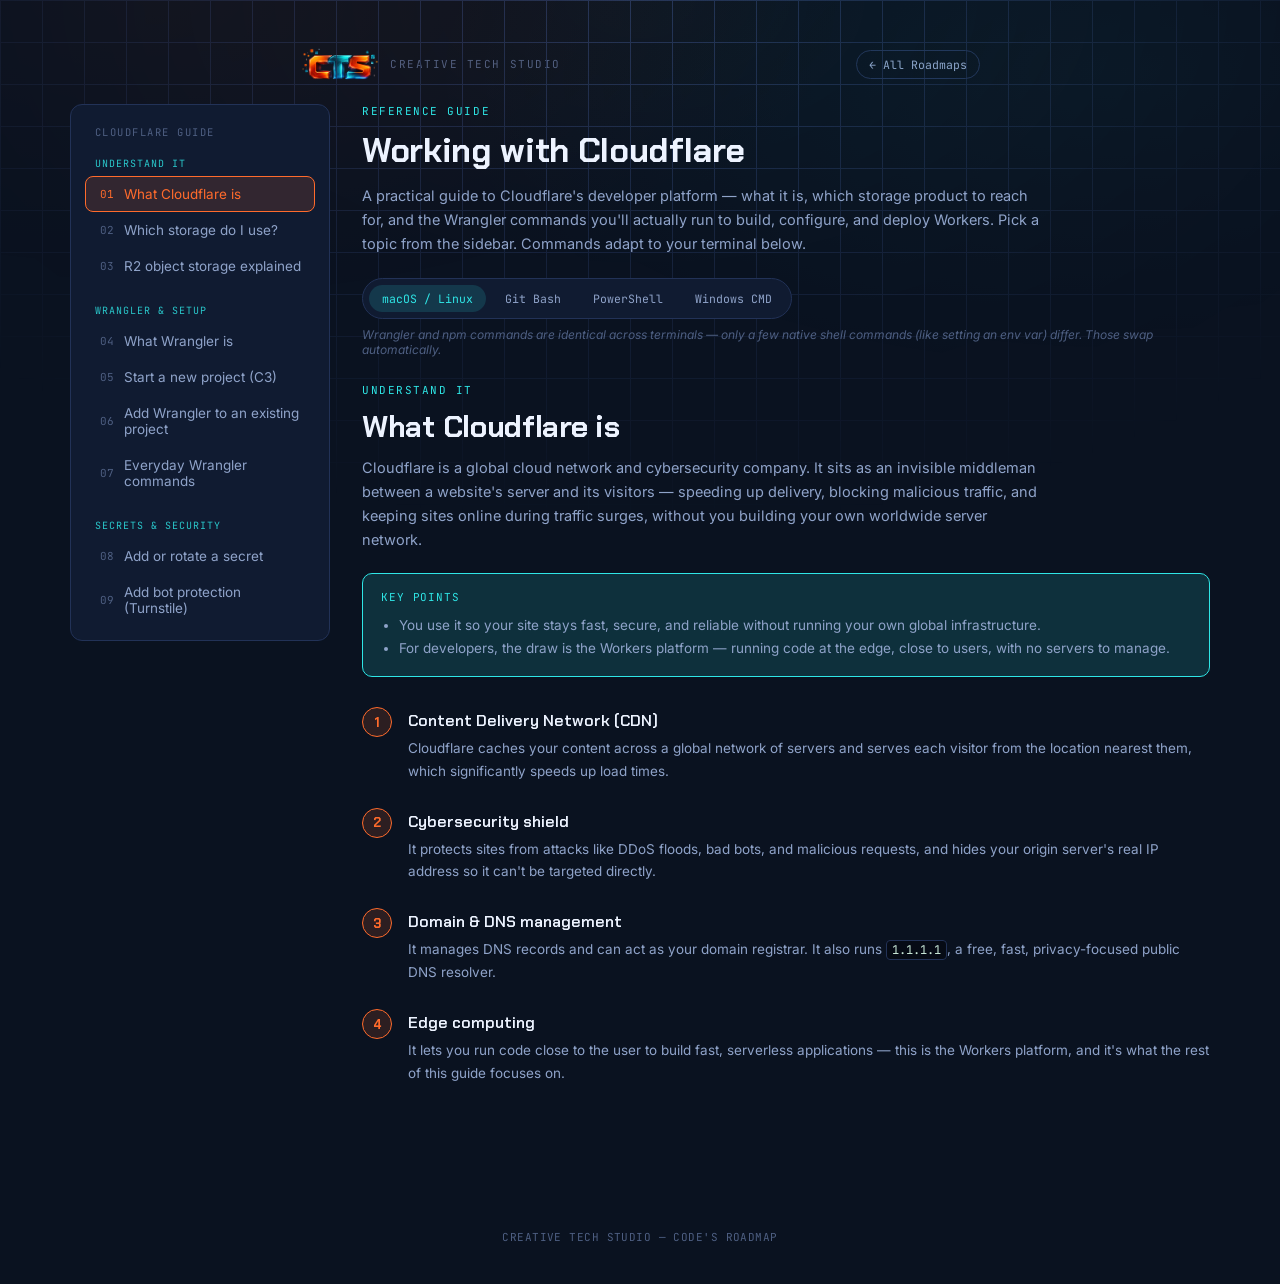
<file: pages/cloudflare-guide.html>
<!DOCTYPE html>
<html lang="en">
<head>
<meta charset="UTF-8">
<meta name="viewport" content="width=device-width, initial-scale=1.0">
<title>Working with Cloudflare — Code's Roadmap</title>
<link rel="icon" type="image/png" sizes="16x16" href="../assets/cts-logo-favicon-16.png">
<link rel="icon" type="image/png" sizes="32x32" href="../assets/cts-logo-favicon.png">
<link rel="apple-touch-icon" sizes="180x180" href="../assets/cts-logo-favicon-180.png">
<link rel="stylesheet" href="/assets/styles.css">
<style>
  /* ── Guide-specific layout (sidebar + panel). Everything else comes from styles.css ── */

  .guide-shell {
    position: relative;
    z-index: 1;
    max-width: 1180px;
    margin: 0 auto;
    padding: 0 20px 80px;
    display: grid;
    grid-template-columns: 260px 1fr;
    gap: 32px;
    align-items: start;
  }

  .side {
    position: sticky;
    top: 20px;
    align-self: start;
    background: var(--card);
    border: 1px solid var(--line);
    border-radius: 12px;
    padding: 14px;
    max-height: calc(100vh - 40px);
    overflow-y: auto;
  }
  .side-title {
    font-family: 'JetBrains Mono', monospace;
    font-size: 10.5px;
    letter-spacing: 0.14em;
    text-transform: uppercase;
    color: var(--ink-faint);
    padding: 6px 10px 12px;
  }
  .side-group + .side-group { margin-top: 14px; }
  .side-group-label {
    font-family: 'JetBrains Mono', monospace;
    font-size: 10px;
    letter-spacing: 0.1em;
    text-transform: uppercase;
    color: var(--cyan);
    padding: 6px 10px;
    opacity: 0.85;
  }
  .side-link {
    display: flex;
    align-items: center;
    gap: 10px;
    padding: 9px 10px;
    border-radius: 8px;
    font-size: 13.5px;
    color: var(--ink-soft);
    cursor: pointer;
    border: 1px solid transparent;
    transition: background 0.14s ease, color 0.14s ease, border-color 0.14s ease;
    user-select: none;
  }
  .side-link:hover { background: var(--card-hover); color: var(--ink); }
  .side-link.active {
    background: var(--orange-soft);
    border-color: var(--orange);
    color: var(--orange);
  }
  .side-num {
    font-family: 'JetBrains Mono', monospace;
    font-size: 11px;
    color: var(--ink-faint);
    flex-shrink: 0;
    width: 18px;
    text-align: right;
  }
  .side-link.active .side-num { color: var(--orange); }

  .panel { min-width: 0; }

  .panel-eyebrow {
    font-family: 'JetBrains Mono', monospace;
    font-size: 11px;
    letter-spacing: 0.14em;
    text-transform: uppercase;
    color: var(--cyan);
    margin-bottom: 10px;
  }
  .panel h1 {
    font-family: 'Chakra Petch', sans-serif;
    font-weight: 700;
    font-size: clamp(26px, 4vw, 34px);
    letter-spacing: -0.01em;
    margin: 0 0 12px;
    color: var(--ink);
  }
  .panel-intro {
    color: var(--ink-soft);
    font-size: 14.5px;
    line-height: 1.65;
    margin: 0 0 22px;
    max-width: 680px;
  }

  .term-switch {
    display: flex;
    gap: 6px;
    flex-wrap: wrap;
    padding: 6px;
    background: var(--card);
    border: 1px solid var(--line);
    border-radius: 999px;
    width: fit-content;
    margin-bottom: 8px;
  }
  .term-btn {
    font-family: 'JetBrains Mono', monospace;
    font-size: 11.5px;
    padding: 6px 13px;
    border-radius: 999px;
    border: none;
    background: transparent;
    color: var(--ink-soft);
    cursor: pointer;
    transition: background 0.14s ease, color 0.14s ease;
    white-space: nowrap;
  }
  .term-btn:hover { color: var(--ink); }
  .term-btn.active { background: var(--cyan-soft); color: var(--cyan); }
  .term-note {
    font-size: 12px;
    color: var(--ink-faint);
    margin: 0 0 26px;
    font-style: italic;
  }

  .keypoints {
    background: var(--cyan-soft);
    border: 1px solid var(--cyan);
    border-radius: 10px;
    padding: 16px 18px;
    margin-bottom: 30px;
  }
  .keypoints-title {
    font-family: 'JetBrains Mono', monospace;
    font-size: 11px;
    letter-spacing: 0.08em;
    text-transform: uppercase;
    color: var(--cyan);
    margin-bottom: 10px;
  }
  .keypoints ul { margin: 0; padding-left: 18px; }
  .keypoints li {
    font-size: 13.5px;
    color: var(--ink-soft);
    line-height: 1.7;
  }

  .callout {
    border-radius: 10px;
    padding: 14px 16px;
    margin: 22px 0;
    font-size: 13px;
    line-height: 1.6;
  }
  .callout.warn {
    background: var(--orange-soft);
    border: 1px solid var(--orange);
    color: var(--ink);
  }
  .callout.warn strong { color: var(--orange); }
  .callout.info {
    background: rgba(143,163,201,0.08);
    border: 1px solid var(--line);
    color: var(--ink-soft);
  }
  .callout.info strong { color: var(--ink); }

  .g-step {
    position: relative;
    padding-left: 46px;
    margin-bottom: 26px;
  }
  .g-step-num {
    position: absolute;
    left: 0;
    top: 0;
    width: 30px;
    height: 30px;
    border-radius: 50%;
    background: var(--orange-soft);
    border: 1.5px solid var(--orange);
    color: var(--orange);
    display: flex;
    align-items: center;
    justify-content: center;
    font-family: 'Chakra Petch', sans-serif;
    font-weight: 700;
    font-size: 13px;
  }
  .g-step-body { padding-top: 3px; }
  .g-step h3 {
    font-family: 'Chakra Petch', sans-serif;
    font-weight: 600;
    font-size: 16px;
    margin: 0 0 6px;
    color: var(--ink);
  }
  .g-step p {
    font-size: 13.5px;
    line-height: 1.65;
    color: var(--ink-soft);
    margin: 0 0 10px;
  }
  .g-step p:last-child { margin-bottom: 0; }
  .g-step code.inline,
  .panel-intro code.inline,
  .callout code.inline,
  .keypoints code.inline {
    font-family: 'JetBrains Mono', monospace;
    font-size: 12px;
    background: var(--void-deep);
    border: 1px solid var(--line);
    border-radius: 4px;
    padding: 1px 5px;
    color: #C9E8D8;
  }

  .g-cmd {
    background: var(--void-deep);
    border: 1px solid var(--line);
    border-radius: 8px;
    padding: 11px 12px;
    font-family: 'JetBrains Mono', monospace;
    font-size: 12.5px;
    color: #C9E8D8;
    display: flex;
    align-items: flex-start;
    justify-content: space-between;
    gap: 10px;
    margin-bottom: 8px;
  }
  .g-cmd pre {
    margin: 0;
    white-space: pre-wrap;
    word-break: break-word;
    flex: 1;
    line-height: 1.55;
  }
  .g-cmd .cmt { color: var(--ink-faint); }
  .copy-btn {
    background: rgba(255,255,255,0.06);
    border: 1px solid var(--line);
    color: var(--ink-soft);
    font-family: 'JetBrains Mono', monospace;
    font-size: 10.5px;
    padding: 4px 9px;
    border-radius: 6px;
    cursor: pointer;
    flex-shrink: 0;
    transition: all 0.15s ease;
  }
  .copy-btn:hover { background: rgba(255,255,255,0.12); color: var(--ink); }
  .copy-btn.copied { color: var(--cyan); border-color: var(--cyan); }

  /* comparison table used in overview topics */
  .g-table {
    width: 100%;
    border-collapse: collapse;
    font-size: 13px;
    margin: 4px 0 8px;
  }
  .g-table th, .g-table td {
    text-align: left;
    padding: 9px 12px;
    border-bottom: 1px solid var(--line);
    vertical-align: top;
  }
  .g-table th {
    font-family: 'JetBrains Mono', monospace;
    font-size: 10.5px;
    color: var(--ink-faint);
    text-transform: uppercase;
    letter-spacing: 0.05em;
  }
  .g-table td { color: var(--ink-soft); line-height: 1.55; }
  .g-table td strong { color: var(--ink); }
  .g-table td.k {
    font-family: 'JetBrains Mono', monospace;
    font-size: 12px;
    color: var(--cyan);
    white-space: nowrap;
  }

  .topic { display: none; }
  .topic.active { display: block; animation: fade 0.25s ease; }
  @keyframes fade { from { opacity: 0; transform: translateY(6px); } to { opacity: 1; transform: none; } }

  .mobile-nav { display: none; }

  @media (max-width: 860px) {
    .guide-shell { grid-template-columns: 1fr; }
    .side { display: none; }
    .mobile-nav { display: block; margin-bottom: 22px; }
    .mobile-nav select {
      width: 100%;
      background: var(--card);
      border: 1px solid var(--line);
      border-radius: 10px;
      color: var(--ink);
      font-family: 'Inter', sans-serif;
      font-size: 14px;
      padding: 12px 14px;
      outline: none;
    }
  }

  @media (prefers-reduced-motion: reduce) {
    .topic.active { animation: none; }
  }
</style>
</head>
<body>

<div class="bg-field"></div>

<div class="nav">
  <a class="nav-brand" href="/index.html">
    <img src="../assets/cts-mark-logo.png" alt="Creative Tech Studio logo">
    <span>Creative Tech Studio</span>
  </a>
  <a class="back-link" href="/index.html">← All Roadmaps</a>
</div>

<div class="guide-shell">

  <aside class="side" id="side">
    <div class="side-title">Cloudflare Guide</div>
  </aside>

  <main class="panel">
    <div class="panel-eyebrow">Reference Guide</div>
    <h1>Working with Cloudflare</h1>
    <p class="panel-intro">A practical guide to Cloudflare's developer platform — what it is, which storage product to reach for, and the Wrangler commands you'll actually run to build, configure, and deploy Workers. Pick a topic from the sidebar. Commands adapt to your terminal below.</p>

    <div class="term-switch" id="term-switch">
      <button class="term-btn active" data-term="unix">macOS / Linux</button>
      <button class="term-btn" data-term="gitbash">Git Bash</button>
      <button class="term-btn" data-term="powershell">PowerShell</button>
      <button class="term-btn" data-term="cmd">Windows CMD</button>
    </div>
    <p class="term-note" id="term-note">Wrangler and npm commands are identical across terminals — only a few native shell commands (like setting an env var) differ. Those swap automatically.</p>

    <div class="mobile-nav">
      <select id="mobile-select"></select>
    </div>

    <div id="topics"></div>
  </main>

</div>

<footer>CREATIVE TECH STUDIO — CODE'S ROADMAP</footer>

<script>
(function () {

  /* Terminal-specific shell command variants (Wrangler/npm never change) */
  const SHELL = {
    setenv: {
      unix:       (name, val) => `export ${name}="${val}"`,
      gitbash:    (name, val) => `export ${name}="${val}"`,
      powershell: (name, val) => `$env:${name} = "${val}"`,
      cmd:        (name, val) => `set ${name}=${val}`,
    },
  };

  let term = 'unix';

  const TOPICS = [
    /* ============================ UNDERSTAND IT ============================ */
    {
      id: 'what-is',
      group: 'Understand it',
      title: 'What Cloudflare is',
      intro: 'Cloudflare is a global cloud network and cybersecurity company. It sits as an invisible middleman between a website\'s server and its visitors — speeding up delivery, blocking malicious traffic, and keeping sites online during traffic surges, without you building your own worldwide server network.',
      keypoints: [
        'You use it so your site stays fast, secure, and reliable without running your own global infrastructure.',
        'For developers, the draw is the Workers platform — running code at the edge, close to users, with no servers to manage.',
      ],
      steps: [
        {
          title: 'Content Delivery Network (CDN)',
          body: 'Cloudflare caches your content across a global network of servers and serves each visitor from the location nearest them, which significantly speeds up load times.',
          cmds: [],
        },
        {
          title: 'Cybersecurity shield',
          body: 'It protects sites from attacks like DDoS floods, bad bots, and malicious requests, and hides your origin server\'s real IP address so it can\'t be targeted directly.',
          cmds: [],
        },
        {
          title: 'Domain & DNS management',
          body: 'It manages DNS records and can act as your domain registrar. It also runs <code class="inline">1.1.1.1</code>, a free, fast, privacy-focused public DNS resolver.',
          cmds: [],
        },
        {
          title: 'Edge computing',
          body: 'It lets you run code close to the user to build fast, serverless applications — this is the Workers platform, and it\'s what the rest of this guide focuses on.',
          cmds: [],
        },
      ],
    },
    {
      id: 'storage-picker',
      group: 'Understand it',
      title: 'Which storage do I use?',
      intro: 'Cloudflare doesn\'t have one database — it has four purpose-built storage products, each shaped for a different access pattern. Picking the wrong one is the most common early mistake, so start here.',
      keypoints: [
        'The core question: is your data a <strong>file</strong>, <strong>rows in a table</strong>, <strong>simple key→value</strong>, or <strong>fast-changing shared state</strong>?',
        'The Cloudflare pattern is "many small things, not one big thing" — e.g. a database per tenant, not one giant database.',
        'A frequent trap: using KV for counters or rate-limiting. KV is eventually consistent — use Durable Objects for those.',
      ],
      steps: [
        {
          title: 'The four products at a glance',
          body: 'This table is the fast way to choose. The sections after it go deeper on the two you\'ll use most (R2 and D1).',
          table: {
            head: ['Product', 'Use it for', 'Free tier'],
            rows: [
              ['<td class="k">R2</td>', '<strong>Files</strong> — images, PDFs, video, any unstructured blob. S3-compatible, no egress fees.', '10 GB storage, 10M reads/mo'],
              ['<td class="k">D1</td>', '<strong>Relational data</strong> — user tables, orders, anything you\'d write SQL for. SQLite-based, strongly consistent.', '25M row reads/mo, 5 GB storage'],
              ['<td class="k">KV</td>', '<strong>Simple key→value</strong>, read a lot, written rarely — config, feature flags, sessions. Eventually consistent.', '25M reads/mo, 1 GB storage'],
              ['<td class="k">Durable&nbsp;Objects</td>', '<strong>Fast-changing shared state</strong> needing strong consistency — chat rooms, rate limiters, live counters, leaderboards.', 'On paid plans; SQLite-backed'],
            ],
          },
          cmds: [],
        },
        {
          title: 'Watch the consistency trap',
          body: 'KV writes can take up to ~60 seconds to be visible from another region. Never build a "write then immediately read it back" flow on KV, and never use it for anything that must be exactly right the instant it changes.',
          cmds: [],
          callout: { type: 'info', html: '<strong>Rule of thumb:</strong> file → R2, SQL/tables → D1, read-heavy config → KV, accurate real-time counters → Durable Objects.' },
        },
        {
          title: 'Know D1\'s size limit',
          body: 'A single D1 database caps at 10 GB. That\'s intentional — Cloudflare wants you to use many smaller databases (up to 50,000) rather than one huge one. For most personal and small-business projects, one D1 database is more than enough.',
          cmds: [],
        },
      ],
    },
    {
      id: 'r2-explained',
      group: 'Understand it',
      title: 'R2 object storage explained',
      intro: 'R2 is Cloudflare\'s object storage — a bucket in the cloud where you dump files: images, PDFs, video, anything that isn\'t a database row. Its headline advantage over alternatives is no egress fees, which is a big deal for image- or media-heavy apps.',
      keypoints: [
        'An <strong>object</strong> is a single stored file, identified by a <strong>key</strong> string like <code class="inline">abc123.png</code>.',
        'A <strong>bucket</strong> is a named container holding many objects — like a folder.',
        'A <strong>binding</strong> is how your Worker reads/writes the bucket in code, with no HTTP credentials needed.',
      ],
      steps: [
        {
          title: 'Why R2 over S3 and others',
          body: 'The no-egress-fees model is the win — you pay for storage and operations, but not for data leaving the bucket.',
          table: {
            head: ['Service', 'Pricing model', 'Notes'],
            rows: [
              ['<td class="k">R2</td>', 'Free egress, pay for storage', 'Cheapest when files get fetched a lot'],
              ['<td class="k">AWS S3</td>', 'Pay for egress', 'Industry standard, but expensive at scale'],
              ['<td class="k">Vercel Blob</td>', 'Bundled with Vercel', 'Easy, but locked to Vercel'],
              ['<td class="k">Supabase</td>', 'Bundled with Supabase', 'Easy, but locked to Supabase'],
            ],
          },
          cmds: [],
        },
        {
          title: 'Declare the bucket binding',
          body: 'In <code class="inline">wrangler.jsonc</code>, declare the bucket so your Worker can reach it. This makes <code class="inline">env.SCREENSHOTS</code> available in your code.',
          cmds: [
            { code: '"r2_buckets": [\n  { "binding": "SCREENSHOTS", "bucket_name": "flash-projects-screenshots" }\n]', comment: 'in wrangler.jsonc' },
          ],
        },
        {
          title: 'Write and read objects',
          body: 'Once bound, writing an uploaded file into R2 is a single line — and reads work the same way with <code class="inline">.get(key)</code>.',
          cmds: [
            { code: 'await env.SCREENSHOTS.put(key, file.stream(), { /* options */ });', comment: 'write' },
            { code: 'const object = await env.SCREENSHOTS.get(key);', comment: 'read' },
          ],
        },
      ],
    },

    /* ============================ WRANGLER SETUP ============================ */
    {
      id: 'wrangler-what',
      group: 'Wrangler & setup',
      title: 'What Wrangler is',
      intro: 'Wrangler is Cloudflare\'s official command-line tool (CLI) for building, configuring, and deploying applications on the Cloudflare Developer Platform. It\'s the primary tool for managing Workers, and you\'ll run it constantly.',
      keypoints: [
        'You run it with <code class="inline">npx wrangler ...</code> when it\'s installed locally in a project.',
        'C3 (create-cloudflare) installs Wrangler for you automatically in new projects.',
      ],
      steps: [],
    },
    {
      id: 'new-project',
      group: 'Wrangler & setup',
      title: 'Start a new project (C3)',
      intro: 'The fastest way to begin. The create-cloudflare CLI (C3) scaffolds a project, installs the latest Wrangler, and walks you through setup with interactive prompts.',
      keypoints: [
        'One command does everything — scaffolds files, installs Wrangler, and offers to deploy.',
        'It asks what to start with (e.g. Hello World), a template, a language, whether to use Git, and whether to deploy now.',
      ],
      steps: [
        {
          title: 'Run the create-cloudflare CLI',
          body: 'This prompts you to install the <code class="inline">create-cloudflare</code> package and leads you through setup.',
          cmds: [
            { code: 'npm create cloudflare@latest' },
          ],
        },
        {
          title: 'Answer the prompts',
          body: 'For a first Worker, a typical set of answers is: start with "Hello World example," template "Worker only," your language of choice, use Git "Yes," and deploy "No" (so you can make changes before going live).',
          cmds: [],
        },
      ],
    },
    {
      id: 'existing-project',
      group: 'Wrangler & setup',
      title: 'Add Wrangler to an existing project',
      intro: 'Already have a project without Wrangler? Install it as a development dependency, then use it through <code class="inline">npx</code>.',
      keypoints: [
        'Install as a dev dependency (<code class="inline">-D</code>), since it\'s a build tool, not part of your shipped app.',
        'Run all commands with <code class="inline">npx wrangler ...</code>.',
      ],
      steps: [
        {
          title: 'Install Wrangler',
          body: 'Adds it to your project\'s dev dependencies.',
          cmds: [
            { code: 'npm install -D wrangler' },
          ],
        },
        {
          title: 'Log in to link the CLI to your account',
          body: 'Run this in the repo root. It opens your browser and asks you to authorize Wrangler. It uses OAuth tokens cached locally that refresh in the background.',
          cmds: [
            { code: 'npx wrangler login' },
          ],
          callout: { type: 'info', html: 'A login session typically lasts about <strong>24–30 days</strong> before it expires and you need to log in again.' },
        },
        {
          title: 'Confirm you\'re logged in',
          body: 'This should print your account email. It\'s also how you check your session status or which account you\'re logged into at any time.',
          cmds: [
            { code: 'npx wrangler whoami' },
          ],
        },
      ],
    },
    {
      id: 'wrangler-commands',
      group: 'Wrangler & setup',
      title: 'Everyday Wrangler commands',
      intro: 'The commands you\'ll reach for most once a project is set up — running locally, deploying, managing buckets, and watching logs.',
      keypoints: [
        '<code class="inline">wrangler dev</code> runs your Worker locally with real bindings before you deploy.',
        '<code class="inline">wrangler deploy</code> is the command that actually pushes your Worker live.',
      ],
      steps: [
        {
          title: 'Run and deploy',
          cmds: [
            { code: 'npx wrangler dev', comment: 'run locally with real bindings' },
            { code: 'npx wrangler deploy', comment: 'push to production' },
          ],
        },
        {
          title: 'Manage R2 buckets',
          cmds: [
            { code: 'npx wrangler r2 bucket create flash-projects-screenshots', comment: 'create a bucket' },
            { code: 'npx wrangler r2 object list flash-projects-screenshots', comment: 'list files in it' },
          ],
        },
        {
          title: 'Logs and types',
          cmds: [
            { code: 'npx wrangler tail', comment: 'stream live logs from the deployed Worker' },
            { code: 'npx wrangler types', comment: 'generate TypeScript types for your bindings' },
          ],
        },
      ],
    },

    /* ============================ SECRETS & SECURITY ============================ */
    {
      id: 'secrets',
      group: 'Secrets & security',
      title: 'Add or rotate a secret',
      intro: 'Runtime secrets — API keys, database URLs, tokens — should never live in your code or <code class="inline">wrangler.jsonc</code>. Wrangler stores them encrypted with Cloudflare, and your deployed Worker reads them at runtime.',
      keypoints: [
        'Secrets are stored encrypted by Cloudflare and never appear in your code or config file.',
        'The same command both adds a new secret and rotates (replaces) an existing one.',
        'You can also manage secrets from the Cloudflare dashboard instead of the CLI.',
      ],
      steps: [
        {
          title: 'Set or rotate a secret',
          body: 'Run this whenever you need to add a new secret or replace an existing one. It prompts you to paste the value so it never ends up in your shell history.',
          cmds: [
            { code: 'npx wrangler secret put NAME', comment: 'general form' },
            { code: 'npx wrangler secret put ANTHROPIC_API_KEY', comment: 'example' },
          ],
        },
        {
          title: 'Why this matters',
          body: 'Once the secret is stored this way, your deployed Worker can access it securely while it stays out of your source code and version control entirely.',
          cmds: [],
        },
      ],
    },
    {
      id: 'turnstile',
      group: 'Secrets & security',
      title: 'Add bot protection (Turnstile)',
      intro: 'Turnstile is Cloudflare\'s bot-protection widget. Put it in front of public forms — like a newsletter subscribe form — so spammers can\'t hammer your endpoint with garbage submissions, which also protects your email-sending reputation.',
      keypoints: [
        'You get two keys: a <strong>site key</strong> (public, used in the browser) and a <strong>secret key</strong> (private, used by your Worker to verify).',
        '"Managed" mode lets Cloudflare decide when to show a challenge — usually invisible to real users.',
        'The site key is a build-time env var; the secret key is a Worker secret.',
      ],
      steps: [
        {
          title: 'Create a Turnstile site',
          body: 'In the dashboard, go to <code class="inline">dash.cloudflare.com</code> → Turnstile (in the left sidebar, possibly under "Security"), then Add site. Give it a name and set the domain to your site.',
          cmds: [],
        },
        {
          title: 'Choose Managed mode',
          body: 'Managed mode lets Cloudflare decide whether to show a challenge based on signals — for real users it\'s usually invisible. Save, and Cloudflare shows you both keys.',
          cmds: [],
        },
        {
          title: 'Save both keys safely',
          body: 'Note the site key (public) and secret key (private) — store them in a password manager. The site key goes in a public build env var; the secret key goes in a Worker secret (see "Add or rotate a secret").',
          cmds: [
            { code: 'npx wrangler secret put TURNSTILE_SECRET_KEY', comment: 'store the private key as a Worker secret' },
          ],
          callout: { type: 'warn', html: '<strong>Keep the secret key private.</strong> Only the public site key belongs in browser-side code. The secret key must only ever live in your Worker secret or password manager.' },
        },
      ],
    },
  ];

  /* ── Build sidebar + mobile select ── */
  const sideEl = document.getElementById('side');
  const topicsEl = document.getElementById('topics');
  const mobileSelect = document.getElementById('mobile-select');

  const groups = [];
  TOPICS.forEach((t) => {
    let g = groups.find(x => x.name === t.group);
    if (!g) { g = { name: t.group, items: [] }; groups.push(g); }
    g.items.push({ topic: t });
  });

  let globalIndex = 0;
  groups.forEach(g => {
    const groupEl = document.createElement('div');
    groupEl.className = 'side-group';
    groupEl.innerHTML = `<div class="side-group-label">${g.name}</div>`;
    g.items.forEach(({ topic }) => {
      const n = ++globalIndex;
      const link = document.createElement('div');
      link.className = 'side-link';
      link.dataset.target = topic.id;
      link.innerHTML = `<span class="side-num">${String(n).padStart(2,'0')}</span><span>${topic.title}</span>`;
      link.addEventListener('click', () => selectTopic(topic.id));
      groupEl.appendChild(link);
    });
    sideEl.appendChild(groupEl);

    const og = document.createElement('optgroup');
    og.label = g.name;
    g.items.forEach(({ topic }) => {
      const opt = document.createElement('option');
      opt.value = topic.id;
      opt.textContent = topic.title;
      og.appendChild(opt);
    });
    mobileSelect.appendChild(og);
  });
  mobileSelect.addEventListener('change', (e) => selectTopic(e.target.value));

  function cmdCode(cmd) {
    if (cmd.code != null) return cmd.code;
    return SHELL[cmd.shell][term](...cmd.args);
  }

  function renderTopics() {
    topicsEl.innerHTML = '';
    TOPICS.forEach(topic => {
      const el = document.createElement('section');
      el.className = 'topic';
      el.id = 'topic-' + topic.id;
      el.dataset.id = topic.id;

      const kp = topic.keypoints ? `
        <div class="keypoints">
          <div class="keypoints-title">Key points</div>
          <ul>${topic.keypoints.map(k => `<li>${k}</li>`).join('')}</ul>
        </div>` : '';

      const steps = (topic.steps || []).map((s, i) => {
        const cmds = (s.cmds || []).map(c => {
          const code = cmdCode(c);
          const cmt = c.comment ? `<span class="cmt"># ${escapeHtml(c.comment)}</span>\n` : '';
          return `<div class="g-cmd"><pre>${cmt}${escapeHtml(code)}</pre><button class="copy-btn" data-copy="${encodeURIComponent(code)}">copy</button></div>`;
        }).join('');

        let tableHtml = '';
        if (s.table) {
          const head = s.table.head.map(h => `<th>${h}</th>`).join('');
          const rows = s.table.rows.map(r => `<tr>${r.join('')}</tr>`).join('');
          tableHtml = `<table class="g-table"><thead><tr>${head}</tr></thead><tbody>${rows}</tbody></table>`;
        }

        const callout = s.callout ? `<div class="callout ${s.callout.type}">${s.callout.html}</div>` : '';
        const body = s.body ? `<p>${s.body}</p>` : '';
        return `
          <div class="g-step">
            <div class="g-step-num">${i + 1}</div>
            <div class="g-step-body">
              <h3>${escapeHtml(s.title)}</h3>
              ${body}
              ${tableHtml}
              ${cmds}
              ${callout}
            </div>
          </div>`;
      }).join('');

      el.innerHTML = `
        <div class="panel-eyebrow">${escapeHtml(topic.group)}</div>
        <h1 style="font-size:clamp(24px,3.4vw,30px); margin-bottom:10px;">${escapeHtml(topic.title)}</h1>
        <p class="panel-intro">${topic.intro}</p>
        ${kp}
        ${steps}
      `;
      topicsEl.appendChild(el);
    });
  }

  function escapeHtml(str) {
    const div = document.createElement('div');
    div.textContent = str;
    return div.innerHTML;
  }

  let currentId = TOPICS[0].id;
  function selectTopic(id) {
    currentId = id;
    document.querySelectorAll('.topic').forEach(t => t.classList.toggle('active', t.dataset.id === id));
    document.querySelectorAll('.side-link').forEach(l => l.classList.toggle('active', l.dataset.target === id));
    if (mobileSelect.value !== id) mobileSelect.value = id;
    window.scrollTo({ top: 0, behavior: 'smooth' });
    history.replaceState(null, '', '#' + id);
  }

  document.getElementById('term-switch').addEventListener('click', (e) => {
    const btn = e.target.closest('.term-btn');
    if (!btn) return;
    term = btn.dataset.term;
    document.querySelectorAll('.term-btn').forEach(b => b.classList.toggle('active', b === btn));
    renderTopics();
    selectTopic(currentId);
  });

  topicsEl.addEventListener('click', (e) => {
    const btn = e.target.closest('[data-copy]');
    if (!btn) return;
    const text = decodeURIComponent(btn.getAttribute('data-copy'));
    const done = () => {
      const original = btn.textContent;
      btn.textContent = 'copied';
      btn.classList.add('copied');
      setTimeout(() => { btn.textContent = original; btn.classList.remove('copied'); }, 1200);
    };
    if (navigator.clipboard && navigator.clipboard.writeText) {
      navigator.clipboard.writeText(text).then(done).catch(done);
    } else { done(); }
  });

  renderTopics();
  const fromHash = location.hash.replace('#', '');
  selectTopic(TOPICS.some(t => t.id === fromHash) ? fromHash : TOPICS[0].id);
})();
</script>

</body>
</html>
</file>
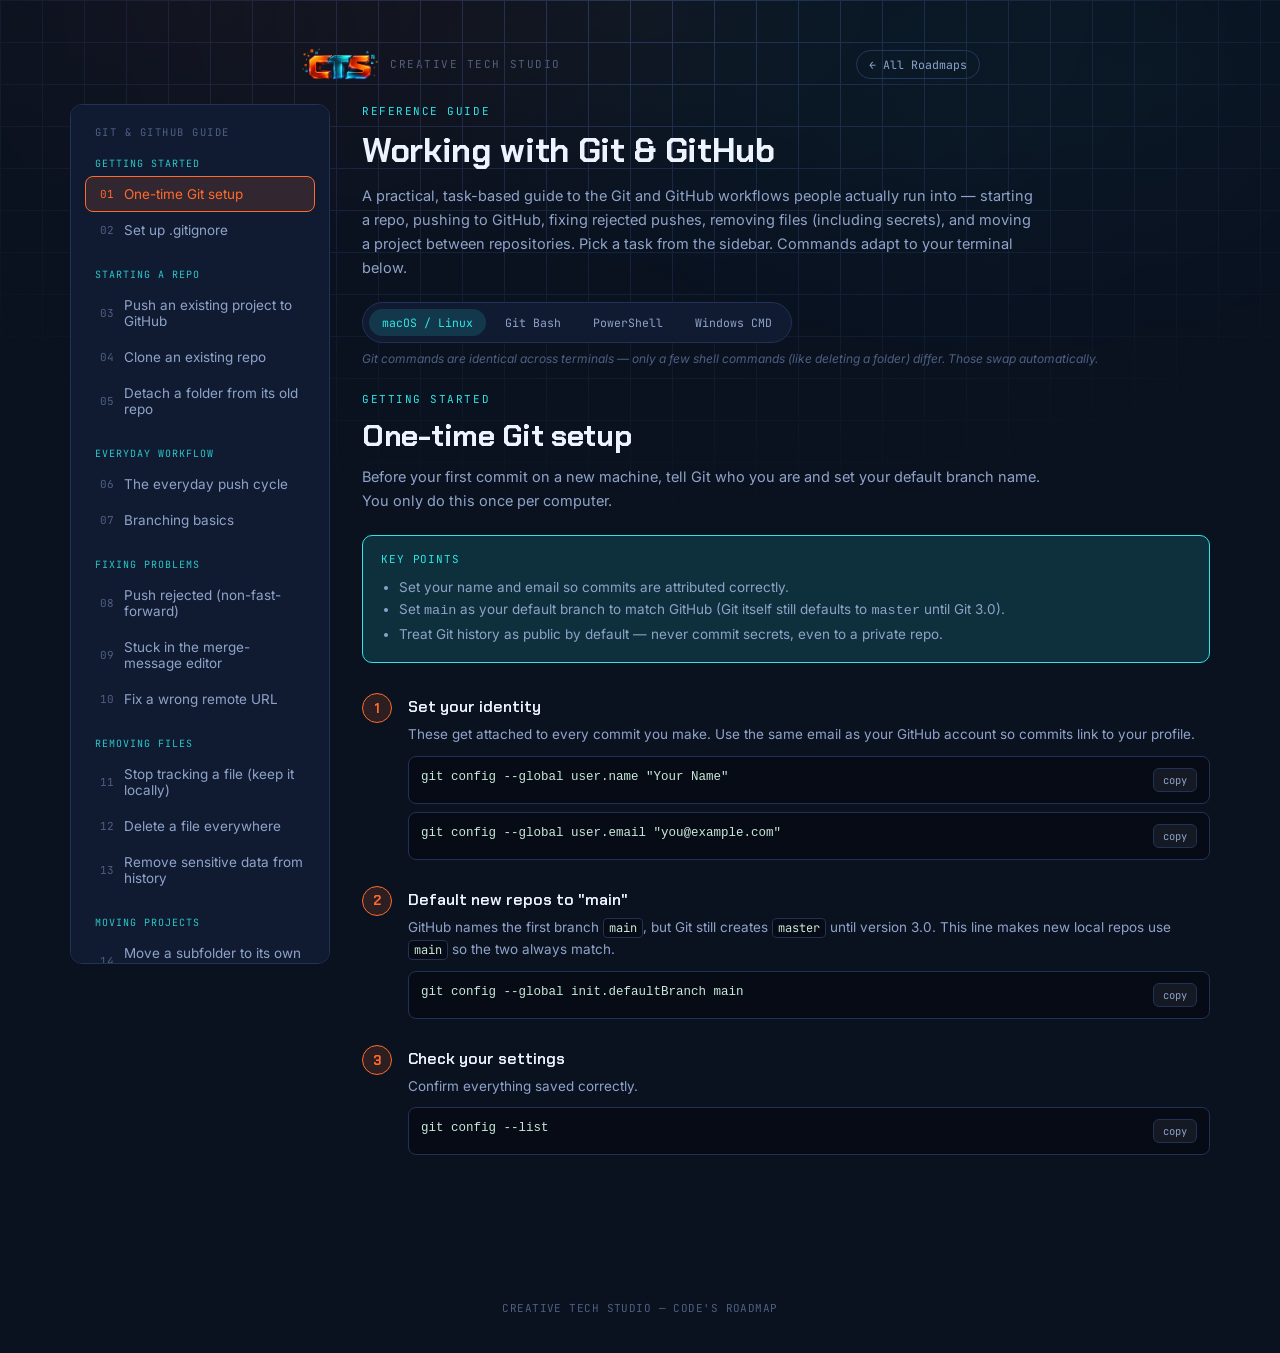
<file: pages/git-github-guide.html>
<!DOCTYPE html>
<html lang="en">
<head>
<meta charset="UTF-8">
<meta name="viewport" content="width=device-width, initial-scale=1.0">
<title>Working with Git &amp; GitHub — Code's Roadmap</title>
<link rel="icon" type="image/png" sizes="16x16" href="../assets/cts-logo-favicon-16.png">
<link rel="icon" type="image/png" sizes="32x32" href="../assets/cts-logo-favicon.png">
<link rel="apple-touch-icon" sizes="180x180" href="../assets/cts-logo-favicon-180.png">
<link rel="stylesheet" href="/assets/styles.css">
<style>
  /* ── Guide-specific layout (sidebar + panel). Everything else comes from style.css ── */

  .guide-shell {
    position: relative;
    z-index: 1;
    max-width: 1180px;
    margin: 0 auto;
    padding: 0 20px 80px;
    display: grid;
    grid-template-columns: 260px 1fr;
    gap: 32px;
    align-items: start;
  }

  /* sidebar */
  .side {
    position: sticky;
    top: 20px;
    align-self: start;
    background: var(--card);
    border: 1px solid var(--line);
    border-radius: 12px;
    padding: 14px;
    max-height: calc(100vh - 40px);
    overflow-y: auto;
  }
  .side-title {
    font-family: 'JetBrains Mono', monospace;
    font-size: 10.5px;
    letter-spacing: 0.14em;
    text-transform: uppercase;
    color: var(--ink-faint);
    padding: 6px 10px 12px;
  }
  .side-group + .side-group { margin-top: 14px; }
  .side-group-label {
    font-family: 'JetBrains Mono', monospace;
    font-size: 10px;
    letter-spacing: 0.1em;
    text-transform: uppercase;
    color: var(--cyan);
    padding: 6px 10px;
    opacity: 0.85;
  }
  .side-link {
    display: flex;
    align-items: center;
    gap: 10px;
    padding: 9px 10px;
    border-radius: 8px;
    font-size: 13.5px;
    color: var(--ink-soft);
    cursor: pointer;
    border: 1px solid transparent;
    transition: background 0.14s ease, color 0.14s ease, border-color 0.14s ease;
    user-select: none;
  }
  .side-link:hover { background: var(--card-hover); color: var(--ink); }
  .side-link.active {
    background: var(--orange-soft);
    border-color: var(--orange);
    color: var(--orange);
  }
  .side-num {
    font-family: 'JetBrains Mono', monospace;
    font-size: 11px;
    color: var(--ink-faint);
    flex-shrink: 0;
    width: 18px;
    text-align: right;
  }
  .side-link.active .side-num { color: var(--orange); }

  /* main panel */
  .panel { min-width: 0; }

  .panel-eyebrow {
    font-family: 'JetBrains Mono', monospace;
    font-size: 11px;
    letter-spacing: 0.14em;
    text-transform: uppercase;
    color: var(--cyan);
    margin-bottom: 10px;
  }
  .panel h1 {
    font-family: 'Chakra Petch', sans-serif;
    font-weight: 700;
    font-size: clamp(26px, 4vw, 34px);
    letter-spacing: -0.01em;
    margin: 0 0 12px;
    color: var(--ink);
  }
  .panel-intro {
    color: var(--ink-soft);
    font-size: 14.5px;
    line-height: 1.65;
    margin: 0 0 22px;
    max-width: 680px;
  }

  /* terminal switcher */
  .term-switch {
    display: flex;
    gap: 6px;
    flex-wrap: wrap;
    padding: 6px;
    background: var(--card);
    border: 1px solid var(--line);
    border-radius: 999px;
    width: fit-content;
    margin-bottom: 8px;
  }
  .term-btn {
    font-family: 'JetBrains Mono', monospace;
    font-size: 11.5px;
    padding: 6px 13px;
    border-radius: 999px;
    border: none;
    background: transparent;
    color: var(--ink-soft);
    cursor: pointer;
    transition: background 0.14s ease, color 0.14s ease;
    white-space: nowrap;
  }
  .term-btn:hover { color: var(--ink); }
  .term-btn.active { background: var(--cyan-soft); color: var(--cyan); }
  .term-note {
    font-size: 12px;
    color: var(--ink-faint);
    margin: 0 0 26px;
    font-style: italic;
  }

  /* key points callout */
  .keypoints {
    background: var(--cyan-soft);
    border: 1px solid var(--cyan);
    border-radius: 10px;
    padding: 16px 18px;
    margin-bottom: 30px;
  }
  .keypoints-title {
    font-family: 'JetBrains Mono', monospace;
    font-size: 11px;
    letter-spacing: 0.08em;
    text-transform: uppercase;
    color: var(--cyan);
    margin-bottom: 10px;
  }
  .keypoints ul { margin: 0; padding-left: 18px; }
  .keypoints li {
    font-size: 13.5px;
    color: var(--ink-soft);
    line-height: 1.7;
  }

  /* danger callout */
  .callout {
    border-radius: 10px;
    padding: 14px 16px;
    margin: 22px 0;
    font-size: 13px;
    line-height: 1.6;
  }
  .callout.warn {
    background: var(--orange-soft);
    border: 1px solid var(--orange);
    color: var(--ink);
  }
  .callout.warn strong { color: var(--orange); }
  .callout.info {
    background: rgba(143,163,201,0.08);
    border: 1px solid var(--line);
    color: var(--ink-soft);
  }
  .callout.info strong { color: var(--ink); }

  /* step within a topic */
  .g-step {
    position: relative;
    padding-left: 46px;
    margin-bottom: 26px;
  }
  .g-step-num {
    position: absolute;
    left: 0;
    top: 0;
    width: 30px;
    height: 30px;
    border-radius: 50%;
    background: var(--orange-soft);
    border: 1.5px solid var(--orange);
    color: var(--orange);
    display: flex;
    align-items: center;
    justify-content: center;
    font-family: 'Chakra Petch', sans-serif;
    font-weight: 700;
    font-size: 13px;
  }
  .g-step-body { padding-top: 3px; }
  .g-step h3 {
    font-family: 'Chakra Petch', sans-serif;
    font-weight: 600;
    font-size: 16px;
    margin: 0 0 6px;
    color: var(--ink);
  }
  .g-step p {
    font-size: 13.5px;
    line-height: 1.65;
    color: var(--ink-soft);
    margin: 0 0 10px;
  }
  .g-step p:last-child { margin-bottom: 0; }
  .g-step code.inline,
  .panel-intro code.inline,
  .callout code.inline {
    font-family: 'JetBrains Mono', monospace;
    font-size: 12px;
    background: var(--void-deep);
    border: 1px solid var(--line);
    border-radius: 4px;
    padding: 1px 5px;
    color: #C9E8D8;
  }

  /* command block (reuses .cmd-block/.copy-btn styling from style.css) */
  .g-cmd {
    background: var(--void-deep);
    border: 1px solid var(--line);
    border-radius: 8px;
    padding: 11px 12px;
    font-family: 'JetBrains Mono', monospace;
    font-size: 12.5px;
    color: #C9E8D8;
    display: flex;
    align-items: flex-start;
    justify-content: space-between;
    gap: 10px;
    margin-bottom: 8px;
  }
  .g-cmd pre {
    margin: 0;
    white-space: pre-wrap;
    word-break: break-word;
    flex: 1;
    line-height: 1.55;
  }
  .g-cmd .cmt { color: var(--ink-faint); }
  .copy-btn {
    background: rgba(255,255,255,0.06);
    border: 1px solid var(--line);
    color: var(--ink-soft);
    font-family: 'JetBrains Mono', monospace;
    font-size: 10.5px;
    padding: 4px 9px;
    border-radius: 6px;
    cursor: pointer;
    flex-shrink: 0;
    transition: all 0.15s ease;
  }
  .copy-btn:hover { background: rgba(255,255,255,0.12); color: var(--ink); }
  .copy-btn.copied { color: var(--cyan); border-color: var(--cyan); }

  .topic { display: none; }
  .topic.active { display: block; animation: fade 0.25s ease; }
  @keyframes fade { from { opacity: 0; transform: translateY(6px); } to { opacity: 1; transform: none; } }

  /* mobile topic selector (hidden on desktop) */
  .mobile-nav { display: none; }

  @media (max-width: 860px) {
    .guide-shell { grid-template-columns: 1fr; }
    .side { display: none; }
    .mobile-nav {
      display: block;
      margin-bottom: 22px;
    }
    .mobile-nav select {
      width: 100%;
      background: var(--card);
      border: 1px solid var(--line);
      border-radius: 10px;
      color: var(--ink);
      font-family: 'Inter', sans-serif;
      font-size: 14px;
      padding: 12px 14px;
      outline: none;
    }
  }

  @media (prefers-reduced-motion: reduce) {
    .topic.active { animation: none; }
  }
</style>
</head>
<body>

<div class="bg-field"></div>

<div class="nav">
  <a class="nav-brand" href="../index.html">
    <img src="../assets/cts-mark-logo.png" alt="Creative Tech Studio logo">
    <span>Creative Tech Studio</span>
  </a>
  <a class="back-link" href="../index.html">← All Roadmaps</a>
</div>

<div class="guide-shell">

  <!-- SIDEBAR -->
  <aside class="side" id="side">
    <div class="side-title">Git &amp; GitHub Guide</div>
    <!-- populated by JS -->
  </aside>

  <!-- MAIN PANEL -->
  <main class="panel">
    <div class="panel-eyebrow">Reference Guide</div>
    <h1>Working with Git &amp; GitHub</h1>
    <p class="panel-intro">A practical, task-based guide to the Git and GitHub workflows people actually run into — starting a repo, pushing to GitHub, fixing rejected pushes, removing files (including secrets), and moving a project between repositories. Pick a task from the sidebar. Commands adapt to your terminal below.</p>

    <div class="term-switch" id="term-switch">
      <button class="term-btn active" data-term="unix">macOS / Linux</button>
      <button class="term-btn" data-term="gitbash">Git Bash</button>
      <button class="term-btn" data-term="powershell">PowerShell</button>
      <button class="term-btn" data-term="cmd">Windows CMD</button>
    </div>
    <p class="term-note" id="term-note">Git commands are identical across terminals — only a few shell commands (like deleting a folder) differ. Those swap automatically.</p>

    <div class="mobile-nav">
      <select id="mobile-select"></select>
    </div>

    <div id="topics"></div>
  </main>

</div>

<footer>CREATIVE TECH STUDIO — CODE'S ROADMAP</footer>

<script>
(function () {

  /* ── Terminal-specific shell command variants ──
     Referenced in steps as {rmdir:.git} style tokens. Git commands themselves
     never change between terminals; only native shell commands do. */
  const SHELL = {
    // delete a folder recursively/forcefully
    rmrf: {
      unix:       (p) => `rm -rf ${p}`,
      gitbash:    (p) => `rm -rf ${p}`,
      powershell: (p) => `Remove-Item -Recurse -Force ${p}`,
      cmd:        (p) => `rmdir /s /q ${p}`,
    },
    // append a line to a file
    append: {
      unix:       (line, file) => `echo "${line}" >> ${file}`,
      gitbash:    (line, file) => `echo "${line}" >> ${file}`,
      powershell: (line, file) => `Add-Content ${file} "${line}"`,
      cmd:        (line, file) => `echo ${line}>> ${file}`,
    },
    // create a folder
    mkdir: {
      unix:       (p) => `mkdir -p ${p}`,
      gitbash:    (p) => `mkdir -p ${p}`,
      powershell: (p) => `New-Item -ItemType Directory -Force ${p}`,
      cmd:        (p) => `mkdir ${p}`,
    },
    // copy a folder recursively
    cprf: {
      unix:       (src, dst) => `cp -r ${src} ${dst}`,
      gitbash:    (src, dst) => `cp -r ${src} ${dst}`,
      powershell: (src, dst) => `Copy-Item -Recurse ${src} ${dst}`,
      cmd:        (src, dst) => `xcopy /e /i ${src} ${dst}`,
    },
  };

  let term = 'unix';

  /* ── Guide content ──
     Each topic: { id, group, title, icon, intro, keypoints?, steps: [...] }
     A step: { title, body (HTML ok), cmds: [ {shell?, code?, comment?} ], callout? }
       - cmds entries with `code` are literal (same on every terminal)
       - cmds entries with `shell` pull the terminal-specific variant:
           { shell: 'rmrf', args: ['.git'] }
  */
  const TOPICS = [
    /* ============================ GETTING STARTED ============================ */
    {
      id: 'first-setup',
      group: 'Getting started',
      title: 'One-time Git setup',
      intro: 'Before your first commit on a new machine, tell Git who you are and set your default branch name. You only do this once per computer.',
      keypoints: [
        'Set your name and email so commits are attributed correctly.',
        'Set <code class="inline">main</code> as your default branch to match GitHub (Git itself still defaults to <code class="inline">master</code> until Git 3.0).',
        'Treat Git history as public by default — never commit secrets, even to a private repo.',
      ],
      steps: [
        {
          title: 'Set your identity',
          body: 'These get attached to every commit you make. Use the same email as your GitHub account so commits link to your profile.',
          cmds: [
            { code: 'git config --global user.name "Your Name"' },
            { code: 'git config --global user.email "you@example.com"' },
          ],
        },
        {
          title: 'Default new repos to "main"',
          body: 'GitHub names the first branch <code class="inline">main</code>, but Git still creates <code class="inline">master</code> until version 3.0. This line makes new local repos use <code class="inline">main</code> so the two always match.',
          cmds: [
            { code: 'git config --global init.defaultBranch main' },
          ],
        },
        {
          title: 'Check your settings',
          body: 'Confirm everything saved correctly.',
          cmds: [
            { code: 'git config --list' },
          ],
        },
      ],
    },
    {
      id: 'gitignore',
      group: 'Getting started',
      title: 'Set up .gitignore',
      intro: 'A .gitignore file tells Git which files to never track — secrets, dependencies, build output, and OS clutter. Set it up on day one, before your first commit, so these files never enter your history.',
      keypoints: [
        'Always ignore <code class="inline">.env</code> and other secret files from the very first commit.',
        'Use a template .gitignore for your stack (Node, Python, etc.) instead of writing one from scratch.',
        'If a file is already committed, adding it to .gitignore does <em>not</em> untrack it — see "Stop tracking a file".',
      ],
      steps: [
        {
          title: 'Create the file',
          body: 'It lives in your project root, named exactly <code class="inline">.gitignore</code> (with the leading dot).',
          cmds: [
            { shell: 'append', args: ['.env', '.gitignore'], comment: 'start it with your secrets file' },
            { shell: 'append', args: ['node_modules/', '.gitignore'] },
          ],
        },
        {
          title: 'Use a ready-made template',
          body: 'GitHub maintains vetted .gitignore templates for every major language. Rather than guessing, grab the one for your stack from <code class="inline">github.com/github/gitignore</code>, or select it when creating a repo on GitHub.',
          cmds: [],
        },
        {
          title: 'Common things to ignore',
          body: 'Secrets (<code class="inline">.env</code>, <code class="inline">*.pem</code>, key files), dependencies (<code class="inline">node_modules/</code>, <code class="inline">venv/</code>), build output (<code class="inline">dist/</code>, <code class="inline">build/</code>), and OS/editor files (<code class="inline">.DS_Store</code>, <code class="inline">.vscode/</code>).',
          cmds: [],
        },
      ],
    },

    /* ============================ STARTING A REPO ============================ */
    {
      id: 'push-existing',
      group: 'Starting a repo',
      title: 'Push an existing project to GitHub',
      intro: 'You have a project folder on your machine and want it on GitHub for the first time. The key rule: create the GitHub repo empty, so there is nothing to merge.',
      keypoints: [
        'When creating the GitHub repo, do <strong>not</strong> add a README, .gitignore, or license — those create files that conflict with your existing project.',
        'If you did initialize with those files, you must <code class="inline">git pull</code> first before you can push.',
        'The <code class="inline">-u</code> flag on your first push sets up tracking, so later you can just run <code class="inline">git push</code>.',
      ],
      steps: [
        {
          title: 'Create an empty repo on GitHub',
          body: 'On GitHub, click New repository, give it a name, and leave every "Initialize this repository with…" option unchecked. You want a completely empty repo.',
          cmds: [],
        },
        {
          title: 'Initialize Git in your project folder',
          body: 'From a terminal inside your project folder.',
          cmds: [ { code: 'git init' } ],
        },
        {
          title: 'Stage and commit everything',
          body: 'Stage all files, then make your first commit.',
          cmds: [
            { code: 'git add .' },
            { code: 'git commit -m "Initial commit"' },
          ],
        },
        {
          title: 'Rename your branch to main',
          body: 'Match GitHub\'s default branch name.',
          cmds: [ { code: 'git branch -M main' } ],
        },
        {
          title: 'Connect the GitHub repo as "origin"',
          body: 'Copy the URL from your new repo\'s page. Use the SSH URL if you have SSH keys set up, or the HTTPS URL otherwise.',
          cmds: [
            { code: 'git remote add origin git@github.com:USERNAME/REPO-NAME.git', comment: 'SSH' },
            { code: 'git remote add origin https://github.com/USERNAME/REPO-NAME.git', comment: 'or HTTPS' },
          ],
        },
        {
          title: 'Push',
          body: 'The <code class="inline">-u</code> flag links your local <code class="inline">main</code> to the remote so future pushes are just <code class="inline">git push</code>.',
          cmds: [ { code: 'git push -u origin main' } ],
        },
      ],
    },
    {
      id: 'clone',
      group: 'Starting a repo',
      title: 'Clone an existing repo',
      intro: 'Copy a repo that already exists on GitHub down to your machine, fully connected and ready to work on.',
      keypoints: [
        'Cloning automatically sets up <code class="inline">origin</code> — you don\'t need to add a remote.',
        'Use the SSH URL to avoid typing credentials on every push (once SSH keys are set up).',
      ],
      steps: [
        {
          title: 'Copy the repo URL',
          body: 'On the repo\'s GitHub page, click the green Code button and copy the SSH or HTTPS URL.',
          cmds: [],
        },
        {
          title: 'Clone it',
          body: 'This creates a new folder named after the repo, downloads all files and history, and wires up <code class="inline">origin</code> automatically.',
          cmds: [
            { code: 'git clone git@github.com:USERNAME/REPO-NAME.git', comment: 'SSH' },
            { code: 'git clone https://github.com/USERNAME/REPO-NAME.git', comment: 'or HTTPS' },
          ],
        },
      ],
    },
    {
      id: 'reset-repo',
      group: 'Starting a repo',
      title: 'Detach a folder from its old repo',
      intro: 'You copied or downloaded a project and it still carries someone else\'s Git history and remote. This wipes the existing Git data so you can start fresh.',
      keypoints: [
        'Deleting <code class="inline">.git</code> is <strong>permanent</strong> — it erases all local history and the connection to the old repo.',
        'Back up anything important before doing this.',
      ],
      steps: [
        {
          title: 'Delete the existing Git repository',
          body: 'Navigate into the project folder, then remove the hidden <code class="inline">.git</code> directory. This untracks all files and severs the link to the previous repo. It does not touch your actual project files.',
          cmds: [
            { shell: 'rmrf', args: ['.git'] },
          ],
          callout: { type: 'warn', html: '<strong>This cannot be undone.</strong> It permanently deletes the folder\'s Git history. Your code files are safe — only version history is removed.' },
        },
        {
          title: 'Start a fresh repository',
          body: 'Now the folder is a clean slate. Initialize a new repo and you\'re ready to commit and connect it wherever you like.',
          cmds: [ { code: 'git init' } ],
        },
      ],
    },

    /* ============================ EVERYDAY WORKFLOW ============================ */
    {
      id: 'daily',
      group: 'Everyday workflow',
      title: 'The everyday push cycle',
      intro: 'The loop you\'ll repeat hundreds of times: check what changed, stage it, commit it with a message, and push it up.',
      keypoints: [
        '<code class="inline">git status</code> is your best friend — run it constantly to see where you stand.',
        'A commit message should say <em>what changed and why</em>, in the present tense.',
        'Once tracking is set up (<code class="inline">-u</code> on first push), plain <code class="inline">git push</code> is all you need.',
      ],
      steps: [
        {
          title: 'See what changed',
          body: 'Shows which files are modified, staged, or untracked.',
          cmds: [ { code: 'git status' } ],
        },
        {
          title: 'Stage your changes',
          body: 'Stage everything, or name specific files to stage only those.',
          cmds: [
            { code: 'git add .', comment: 'everything' },
            { code: 'git add path/to/file', comment: 'or one file' },
          ],
        },
        {
          title: 'Commit with a message',
          body: 'Records a snapshot of your staged changes.',
          cmds: [ { code: 'git commit -m "Describe what you changed"' } ],
        },
        {
          title: 'Push to GitHub',
          body: 'Sends your commits to the remote.',
          cmds: [ { code: 'git push' } ],
        },
      ],
    },
    {
      id: 'branching',
      group: 'Everyday workflow',
      title: 'Branching basics',
      intro: 'A branch lets you work on a feature or fix in isolation without touching your main code, then merge it back when it\'s ready. This is the heart of collaborating without stepping on each other.',
      keypoints: [
        'Never build risky work directly on <code class="inline">main</code> — branch first.',
        'Push a branch with <code class="inline">-u</code> the first time so it\'s tracked.',
        'On GitHub, you turn a pushed branch into a Pull Request to review and merge it.',
      ],
      steps: [
        {
          title: 'Create and switch to a new branch',
          body: 'The modern <code class="inline">git switch -c</code> creates a branch and moves you onto it. (<code class="inline">git checkout -b</code> does the same thing and still works everywhere.)',
          cmds: [
            { code: 'git switch -c my-feature' },
            { code: 'git checkout -b my-feature', comment: 'older equivalent' },
          ],
        },
        {
          title: 'Push the branch',
          body: 'Publishes your branch to GitHub and sets up tracking.',
          cmds: [ { code: 'git push -u origin my-feature' } ],
        },
        {
          title: 'Open a Pull Request',
          body: 'On GitHub, you\'ll see a prompt to "Compare & pull request." A PR lets others review your changes before they merge into <code class="inline">main</code>.',
          cmds: [],
        },
        {
          title: 'Switch back to main',
          body: 'When you\'re done, move back to the main branch.',
          cmds: [
            { code: 'git switch main' },
            { code: 'git checkout main', comment: 'older equivalent' },
          ],
        },
      ],
    },

    /* ============================ FIXING PROBLEMS ============================ */
    {
      id: 'rejected-push',
      group: 'Fixing problems',
      title: 'Push rejected (non-fast-forward)',
      intro: 'You try to push and Git refuses with "Updates were rejected because the tip of your current branch is behind." This means GitHub has commits your local copy doesn\'t — usually because you committed something through the GitHub website, or a teammate pushed.',
      keypoints: [
        'The cause: the remote has changes you don\'t have locally, so Git won\'t overwrite them.',
        'The clean fix is <code class="inline">pull --rebase</code>, which stacks your commits neatly on top of the remote ones.',
        'Avoid <code class="inline">--force</code> here — that would overwrite the remote\'s commits.',
      ],
      steps: [
        {
          title: 'Pull the remote changes with rebase',
          body: 'This fetches what\'s on GitHub, replays your local commits on top of it, and keeps history clean and linear.',
          cmds: [ { code: 'git pull --rebase origin main' } ],
        },
        {
          title: 'Push again',
          body: 'Now that your commits sit on top of the remote\'s, the push goes through.',
          cmds: [ { code: 'git push origin main' } ],
        },
      ],
    },
    {
      id: 'merge-editor',
      group: 'Fixing problems',
      title: 'Stuck in the merge-message editor',
      intro: 'After a pull, Git sometimes opens a screen asking you to confirm a merge commit message — often the Vim editor, which shows tildes (~) down the left side and doesn\'t respond to normal typing. Here\'s how to get out.',
      keypoints: [
        'This screen is Git asking you to document why a merge is happening — you can almost always just accept the default.',
        'Tildes down the left side means you\'re in Vim.',
      ],
      steps: [
        {
          title: 'To accept the default message and continue',
          body: 'Press <code class="inline">Esc</code>, then type <code class="inline">:wq</code> (write and quit), then press <code class="inline">Enter</code>. The merge completes.',
          cmds: [ { code: ':wq', comment: 'after pressing Esc' } ],
        },
        {
          title: 'To write a custom message instead',
          body: 'Press <code class="inline">i</code> to start typing, write your message, then press <code class="inline">Esc</code> and follow the <code class="inline">:wq</code> steps above.',
          cmds: [],
        },
        {
          title: 'Avoid this next time',
          body: 'Using <code class="inline">git pull --rebase</code> instead of a plain <code class="inline">git pull</code> usually skips the merge-commit prompt entirely.',
          cmds: [],
        },
      ],
    },
    {
      id: 'wrong-remote',
      group: 'Fixing problems',
      title: 'Fix a wrong remote URL',
      intro: 'Your pushes are failing or going to the wrong place because <code class="inline">origin</code> points at the wrong repository. Swap it for the correct one.',
      keypoints: [
        'You can\'t add a second <code class="inline">origin</code> — remove the wrong one first, then add the right one.',
        'Always verify with <code class="inline">git remote -v</code> afterward.',
      ],
      steps: [
        {
          title: 'Remove the wrong remote',
          cmds: [ { code: 'git remote remove origin' } ],
        },
        {
          title: 'Add the correct remote',
          cmds: [
            { code: 'git remote add origin git@github.com:USERNAME/REPO-NAME.git' },
          ],
        },
        {
          title: 'Verify it',
          body: 'Lists your remotes and their URLs, so you can confirm the fix.',
          cmds: [ { code: 'git remote -v' } ],
        },
      ],
    },

    /* ============================ REMOVING FILES ============================ */
    {
      id: 'untrack',
      group: 'Removing files',
      title: 'Stop tracking a file (keep it locally)',
      intro: 'A file is being tracked that shouldn\'t be — you committed <code class="inline">.env</code> or a config file by accident. This removes it from the repo but keeps it on your machine.',
      keypoints: [
        'Adding a file to .gitignore does nothing if it\'s already tracked — you must untrack it first.',
        '<code class="inline">--cached</code> is the key flag: it removes from Git but leaves the file on disk.',
        'If the file held a secret, untracking is not enough — see "Remove sensitive data".',
      ],
      steps: [
        {
          title: 'Untrack the file',
          body: 'Removes it from Git tracking while keeping it on your machine.',
          cmds: [
            { code: 'git rm --cached path/to/file', comment: 'one file' },
            { code: 'git rm -r --cached folder/', comment: 'a whole folder' },
          ],
        },
        {
          title: 'Add it to .gitignore',
          body: 'So it doesn\'t get re-added on your next <code class="inline">git add .</code>',
          cmds: [
            { shell: 'append', args: ['path/to/file', '.gitignore'] },
          ],
        },
        {
          title: 'Commit and push',
          body: 'Records the removal.',
          cmds: [
            { code: 'git add .gitignore' },
            { code: 'git commit -m "Stop tracking file"' },
            { code: 'git push' },
          ],
        },
      ],
    },
    {
      id: 'delete-file',
      group: 'Removing files',
      title: 'Delete a file everywhere',
      intro: 'You want a file gone from both the repository and your local folder going forward.',
      keypoints: [
        'This deletes the file from your disk too — unlike <code class="inline">--cached</code>, which keeps it.',
        'The file still exists in past commits; to erase it from history, see "Remove sensitive data".',
      ],
      steps: [
        {
          title: 'Remove the file',
          body: 'Deletes it from the repo and from your local folder.',
          cmds: [ { code: 'git rm path/to/file' } ],
        },
        {
          title: 'Commit and push',
          cmds: [
            { code: 'git commit -m "Delete file"' },
            { code: 'git push' },
          ],
        },
        {
          title: 'No terminal? Use the GitHub website',
          body: 'Open the file on GitHub, click the trash icon (Delete this file), and commit the change. Quick, but only removes it from the latest commit — not history.',
          cmds: [],
        },
      ],
    },
    {
      id: 'remove-secrets',
      group: 'Removing files',
      title: 'Remove sensitive data from history',
      intro: 'You committed a password, API key, or private file — and just deleting it in a new commit is NOT enough. It still lives in every previous snapshot. You have to rewrite history to erase it completely.',
      keypoints: [
        'Deleting the file in a new commit leaves it fully accessible in older commits.',
        '<code class="inline">git filter-repo</code> is the current recommended tool (it replaced the old <code class="inline">filter-branch</code>).',
        'Rewriting history changes commit IDs — coordinate with collaborators, who will need to re-clone.',
      ],
      steps: [
        {
          title: 'Install git-filter-repo',
          body: 'It\'s a separate tool (not built into Git) but is the method the Git project itself recommends. It needs Python 3.',
          cmds: [
            { code: 'pip install git-filter-repo' },
          ],
        },
        {
          title: 'Erase the file from all history',
          body: '<code class="inline">--invert-paths</code> means "remove this path" rather than "keep only this path." This rewrites every commit that ever touched the file.',
          cmds: [
            { code: 'git filter-repo --path path/to/file --invert-paths' },
          ],
        },
        {
          title: 'Force-push the rewritten history',
          body: 'Because you changed history, a normal push won\'t work — you have to overwrite the remote.',
          cmds: [
            { code: 'git push origin --force --all' },
          ],
          callout: { type: 'warn', html: '<strong>Force-pushing rewrites the remote.</strong> Anyone else working on this repo must re-clone it afterward, or their history will conflict. Coordinate before you do this.' },
        },
        {
          title: 'Rotate the exposed secret — immediately',
          body: 'This is the step people skip and regret. Once a secret has been pushed, assume it is already compromised. Removing it from history does not un-leak it.',
          cmds: [],
          callout: { type: 'warn', html: '<strong>Change the password. Regenerate the key.</strong> Treat any secret that ever reached GitHub as public knowledge, even after cleanup — bots scrape public commits within seconds.' },
        },
      ],
    },

    /* ============================ MOVING PROJECTS ============================ */
    {
      id: 'switch-repo-history',
      group: 'Moving projects',
      title: 'Move a subfolder to its own repo (keep history)',
      intro: 'You have one big repo containing a subproject, and you want to pull that subfolder out into its own repository — while keeping the commit history that belongs to it. This uses <code class="inline">git subtree split</code> to extract just the commits that touched that folder.',
      keypoints: [
        'Best when the subproject has meaningful history worth preserving.',
        '<code class="inline">subtree split</code> extracts only the commits that touched the target folder.',
      ],
      steps: [
        {
          title: 'Extract the subfolder\'s history to a branch',
          body: 'Replace <code class="inline">SUBFOLDER</code> with the path inside your current repo. This creates a branch containing only that folder\'s commits.',
          cmds: [
            { code: 'git subtree split --prefix=SUBFOLDER -b subproject-standalone' },
          ],
        },
        {
          title: 'Create a fresh folder and repo for it',
          cmds: [
            { shell: 'mkdir', args: ['~/path/to/NewProject'] },
            { code: 'cd ~/path/to/NewProject' },
            { code: 'git init' },
          ],
        },
        {
          title: 'Pull in the extracted branch',
          body: 'Point this at your original repo\'s location and the branch you created.',
          cmds: [
            { code: 'git pull /path/to/original-repo subproject-standalone' },
          ],
        },
        {
          title: 'Create the GitHub repo and push',
          body: 'Using the GitHub CLI (<code class="inline">gh</code>) here, though you can also create the repo in the browser and just add the remote. Note the branch may be <code class="inline">master</code> or <code class="inline">main</code> depending on how the split landed — check with <code class="inline">git branch</code>.',
          cmds: [
            { code: 'gh repo create USERNAME/NewProject --public' },
            { code: 'git remote add origin https://github.com/USERNAME/NewProject.git' },
            { code: 'git push -u origin main' },
          ],
        },
      ],
    },
    {
      id: 'switch-repo-fresh',
      group: 'Moving projects',
      title: 'Move a project to a new repo (fresh start)',
      intro: 'You want a subfolder or project in its own repository, and you don\'t care about preserving the old commit history. This is the simpler path — just copy the files and start clean.',
      keypoints: [
        'Simplest option when history doesn\'t matter.',
        'The new repo starts with a single "Initial commit".',
      ],
      steps: [
        {
          title: 'Copy the folder somewhere new',
          cmds: [
            { shell: 'cprf', args: ['SUBFOLDER', '~/path/to/NewProject'] },
            { code: 'cd ~/path/to/NewProject' },
          ],
        },
        {
          title: 'Initialize a fresh repo',
          cmds: [
            { code: 'git init' },
            { code: 'git add .' },
            { code: 'git commit -m "Initial commit"' },
          ],
        },
        {
          title: 'Create the GitHub repo and push',
          cmds: [
            { code: 'gh repo create USERNAME/NewProject --public' },
            { code: 'git remote add origin https://github.com/USERNAME/NewProject.git' },
            { code: 'git push -u origin main' },
          ],
        },
      ],
    },

    /* ============================ ADVANCED SETUP ============================ */
    {
      id: 'ssh-keys',
      group: 'Advanced setup',
      title: 'Set up SSH keys',
      intro: 'SSH keys let you push and pull without typing your username and password every time. You generate a key pair, give GitHub the public half, and keep the private half on your machine.',
      keypoints: [
        'Set this up once and pushing becomes friction-free.',
        'The <code class="inline">.pub</code> file is safe to share; the other file is private — never share it.',
        'Ed25519 is the current recommended key type.',
      ],
      steps: [
        {
          title: 'Generate a key pair',
          body: 'Use the email tied to your GitHub account. Press Enter to accept the default file location; add a passphrase if you want extra protection.',
          cmds: [
            { code: 'ssh-keygen -t ed25519 -C "you@example.com"' },
          ],
        },
        {
          title: 'Copy the public key',
          body: 'Open the <code class="inline">.pub</code> file and copy its entire contents.',
          cmds: [
            { code: 'cat ~/.ssh/id_ed25519.pub' },
          ],
        },
        {
          title: 'Add it to GitHub',
          body: 'On GitHub: Settings → SSH and GPG keys → New SSH key. Paste the public key, give it a name, and save.',
          cmds: [],
        },
        {
          title: 'Test the connection',
          body: 'You should see a greeting with your username.',
          cmds: [
            { code: 'ssh -T git@github.com' },
          ],
        },
      ],
    },
    {
      id: 'ssh-multiple',
      group: 'Advanced setup',
      title: 'Multiple GitHub accounts (SSH host alias)',
      intro: 'If you juggle two GitHub accounts on one machine — say personal and work — you can\'t use the same default key for both. The fix is a "host alias" in your SSH config that maps a made-up hostname to a specific key. This is what a remote URL like <code class="inline">git@github-personal:...</code> is doing.',
      keypoints: [
        'Each account gets its own key and its own alias in <code class="inline">~/.ssh/config</code>.',
        '<code class="inline">IdentitiesOnly yes</code> forces SSH to use exactly the key you specify.',
        'You then use the alias (not <code class="inline">github.com</code>) in that repo\'s remote URL.',
      ],
      steps: [
        {
          title: 'Generate a separate key per account',
          body: 'Give each a distinct filename so they don\'t overwrite each other.',
          cmds: [
            { code: 'ssh-keygen -t ed25519 -C "personal@example.com" -f ~/.ssh/id_personal' },
            { code: 'ssh-keygen -t ed25519 -C "work@example.com" -f ~/.ssh/id_work' },
          ],
        },
        {
          title: 'Add each public key to its matching GitHub account',
          body: 'Same as single-key setup (Settings → SSH and GPG keys), just done once per account with the correct key.',
          cmds: [],
        },
        {
          title: 'Create host aliases in ~/.ssh/config',
          body: 'Each <code class="inline">Host</code> line is a nickname you invent. <code class="inline">HostName</code> is always the real <code class="inline">github.com</code>; the <code class="inline">IdentityFile</code> is which key to use.',
          cmds: [
            { code: 'Host github-personal\n  HostName github.com\n  User git\n  IdentityFile ~/.ssh/id_personal\n  IdentitiesOnly yes\n\nHost github-work\n  HostName github.com\n  User git\n  IdentityFile ~/.ssh/id_work\n  IdentitiesOnly yes', comment: 'paste into ~/.ssh/config' },
          ],
        },
        {
          title: 'Use the alias in your remote URL',
          body: 'Swap <code class="inline">github.com</code> for your alias. Now this repo automatically uses the matching key.',
          cmds: [
            { code: 'git remote add origin git@github-personal:USERNAME/REPO-NAME.git' },
          ],
        },
        {
          title: 'Set the right identity per repo',
          body: 'So commits from each repo are attributed to the correct account. Run inside the repo (no <code class="inline">--global</code>).',
          cmds: [
            { code: 'git config user.name "Your Name"' },
            { code: 'git config user.email "personal@example.com"' },
          ],
        },
      ],
    },
  ];

  /* ── Build sidebar + mobile select ── */
  const sideEl = document.getElementById('side');
  const topicsEl = document.getElementById('topics');
  const mobileSelect = document.getElementById('mobile-select');

  const groups = [];
  TOPICS.forEach((t, i) => {
    let g = groups.find(x => x.name === t.group);
    if (!g) { g = { name: t.group, items: [] }; groups.push(g); }
    g.items.push({ topic: t, index: i });
  });

  let globalIndex = 0;
  groups.forEach(g => {
    const groupEl = document.createElement('div');
    groupEl.className = 'side-group';
    groupEl.innerHTML = `<div class="side-group-label">${g.name}</div>`;
    g.items.forEach(({ topic }) => {
      const n = ++globalIndex;
      const link = document.createElement('div');
      link.className = 'side-link';
      link.dataset.target = topic.id;
      link.innerHTML = `<span class="side-num">${String(n).padStart(2,'0')}</span><span>${topic.title}</span>`;
      link.addEventListener('click', () => selectTopic(topic.id));
      groupEl.appendChild(link);
    });
    sideEl.appendChild(groupEl);

    // mobile optgroup
    const og = document.createElement('optgroup');
    og.label = g.name;
    g.items.forEach(({ topic }) => {
      const opt = document.createElement('option');
      opt.value = topic.id;
      opt.textContent = topic.title;
      og.appendChild(opt);
    });
    mobileSelect.appendChild(og);
  });
  mobileSelect.addEventListener('change', (e) => selectTopic(e.target.value));

  /* ── Render all topic panels ── */
  function cmdCode(cmd) {
    if (cmd.code != null) return cmd.code;
    const variant = SHELL[cmd.shell][term];
    return variant(...cmd.args);
  }

  function renderTopics() {
    topicsEl.innerHTML = '';
    TOPICS.forEach(topic => {
      const el = document.createElement('section');
      el.className = 'topic';
      el.id = 'topic-' + topic.id;
      el.dataset.id = topic.id;

      const kp = topic.keypoints ? `
        <div class="keypoints">
          <div class="keypoints-title">Key points</div>
          <ul>${topic.keypoints.map(k => `<li>${k}</li>`).join('')}</ul>
        </div>` : '';

      const steps = topic.steps.map((s, i) => {
        const cmds = (s.cmds || []).map(c => {
          const code = cmdCode(c);
          const cmt = c.comment ? `<span class="cmt"># ${escapeHtml(c.comment)}</span>\n` : '';
          return `<div class="g-cmd"><pre>${cmt}${escapeHtml(code)}</pre><button class="copy-btn" data-copy="${encodeURIComponent(code)}">copy</button></div>`;
        }).join('');
        const callout = s.callout ? `<div class="callout ${s.callout.type}">${s.callout.html}</div>` : '';
        const body = s.body ? `<p>${s.body}</p>` : '';
        return `
          <div class="g-step">
            <div class="g-step-num">${i + 1}</div>
            <div class="g-step-body">
              <h3>${escapeHtml(s.title)}</h3>
              ${body}
              ${cmds}
              ${callout}
            </div>
          </div>`;
      }).join('');

      el.innerHTML = `
        <div class="panel-eyebrow">${escapeHtml(topic.group)}</div>
        <h1 style="font-size:clamp(24px,3.4vw,30px); margin-bottom:10px;">${escapeHtml(topic.title)}</h1>
        <p class="panel-intro">${topic.intro}</p>
        ${kp}
        ${steps}
      `;
      topicsEl.appendChild(el);
    });
  }

  function escapeHtml(str) {
    const div = document.createElement('div');
    div.textContent = str;
    return div.innerHTML;
  }

  /* ── Selection ── */
  let currentId = TOPICS[0].id;
  function selectTopic(id) {
    currentId = id;
    document.querySelectorAll('.topic').forEach(t => t.classList.toggle('active', t.dataset.id === id));
    document.querySelectorAll('.side-link').forEach(l => l.classList.toggle('active', l.dataset.target === id));
    if (mobileSelect.value !== id) mobileSelect.value = id;
    window.scrollTo({ top: 0, behavior: 'smooth' });
    history.replaceState(null, '', '#' + id);
  }

  /* ── Terminal switching ── */
  document.getElementById('term-switch').addEventListener('click', (e) => {
    const btn = e.target.closest('.term-btn');
    if (!btn) return;
    term = btn.dataset.term;
    document.querySelectorAll('.term-btn').forEach(b => b.classList.toggle('active', b === btn));
    renderTopics();
    selectTopic(currentId);
  });

  /* ── Copy handler (delegated) ── */
  topicsEl.addEventListener('click', (e) => {
    const btn = e.target.closest('[data-copy]');
    if (!btn) return;
    const text = decodeURIComponent(btn.getAttribute('data-copy'));
    const done = () => {
      const original = btn.textContent;
      btn.textContent = 'copied';
      btn.classList.add('copied');
      setTimeout(() => { btn.textContent = original; btn.classList.remove('copied'); }, 1200);
    };
    if (navigator.clipboard && navigator.clipboard.writeText) {
      navigator.clipboard.writeText(text).then(done).catch(done);
    } else { done(); }
  });

  /* ── Init ── */
  renderTopics();
  const fromHash = location.hash.replace('#', '');
  selectTopic(TOPICS.some(t => t.id === fromHash) ? fromHash : TOPICS[0].id);
})();
</script>

</body>
</html>
</file>
<file: assets/styles.css>
/* ══════════════════════════════════════════════════════════════════
   Code's Roadmap — shared stylesheet
   Creative Tech Studio

   Used by: index.html, the roadmap + guide pages in /pages/, and both
   templates (template-roadmap.html, template-guide-roadmap.html)

   Sections:
   1. Tokens & reset
   2. Ambient background (circuit grid + floating chips)
   3. Page shell (.wrap, homepage top bar, detail-page nav bar)
   4. Homepage hero (title, search, filter pills)
   5. Homepage category sections & roadmap cards
   6. Roadmap detail header (title, progress bar, legend)
   7. Roadmap detail waypoint trail (stops, badges, commands)
   8. Footer & reduced-motion
   9. Responsive
   ══════════════════════════════════════════════════════════════════ */

@import url('https://fonts.googleapis.com/css2?family=Chakra+Petch:wght@500;600;700&family=Inter:wght@400;500;600&family=JetBrains+Mono:wght@400;500&display=swap');

/* ---------- 1. Tokens & reset ---------- */
:root {
  --void: #0A1220;
  --void-deep: #060B15;
  --card: #101B31;
  --card-hover: #16233F;
  --line: #223257;
  --line-bright: #33507F;
  --ink: #EDF3FF;
  --ink-soft: #8FA3C9;
  --ink-faint: #4E5F82;
  --orange: #FF6B2C;
  --orange-soft: rgba(255, 107, 44, 0.14);
  --cyan: #2FE6E6;
  --cyan-soft: rgba(47, 230, 230, 0.14);
}

* { box-sizing: border-box; }

body {
  margin: 0;
  background: var(--void);
  color: var(--ink);
  font-family: 'Inter', sans-serif;
  -webkit-font-smoothing: antialiased;
}

/* ---------- 2. Ambient background ---------- */
.bg-field {
  position: fixed;
  inset: 0;
  z-index: 0;
  pointer-events: none;
  background-image:
    radial-gradient(ellipse 700px 320px at 12% 0%, rgba(255,107,44,0.08), transparent),
    radial-gradient(ellipse 700px 320px at 88% 8%, rgba(47,230,230,0.07), transparent),
    linear-gradient(var(--line) 1px, transparent 1px),
    linear-gradient(90deg, var(--line) 1px, transparent 1px);
  background-size: auto, auto, 42px 42px, 42px 42px;
  background-position: 0 0, 0 0, 0 0, 0 0;
  opacity: 1;
  mask-image: radial-gradient(ellipse 1200px 700px at 50% 0%, black, transparent 75%);
}
.bg-field::before,
.bg-field::after {
  content: '';
  position: absolute;
  opacity: 0.35;
}

/* floating pixel chips echoing the logo — homepage only, but harmless if unused elsewhere */
.chip {
  position: fixed;
  border-radius: 3px;
  z-index: 0;
  pointer-events: none;
  animation: drift 7s ease-in-out infinite;
}
@keyframes drift {
  0%, 100% { transform: translateY(0px); }
  50% { transform: translateY(-10px); }
}
.chip.o { background: var(--orange); box-shadow: 0 0 16px rgba(255,107,44,0.55); }
.chip.c { background: var(--cyan); box-shadow: 0 0 16px rgba(47,230,230,0.55); }

/* ---------- 3. Page shell ---------- */

/* base .wrap — every page adds a size modifier alongside it:
     .wrap.wrap--home   max-width 1080px  (index.html)
     .wrap.wrap--trail  max-width 720px   (roadmap pages, template-roadmap.html) */
.wrap {
  position: relative;
  z-index: 1;
  margin: 0 auto;
}
.wrap--home {
  max-width: 1080px;
  padding: 0 24px 100px;
}
.wrap--trail {
  max-width: 720px;
  padding: 0 20px 100px;
}

/* homepage top bar (logo only, centered) */
.top {
  display: flex;
  align-items: center;
  justify-content: center;
  gap: 10px;
  margin-bottom: 44px;
}
.top img { height: 290px; width: auto; }
.top-word {
  font-family: 'JetBrains Mono', monospace;
  font-size: 12px;
  letter-spacing: 0.16em;
  color: var(--ink-faint);
  text-transform: uppercase;
}

/* detail-page nav bar (logo + back link) */
.nav {
  display: flex;
  align-items: center;
  justify-content: space-between;
  max-width: 720px;
  margin: 0 auto;
  padding: 24px 20px 0;
}
.nav-brand {
  display: flex;
  align-items: center;
  gap: 10px;
  text-decoration: none;
}
.nav-brand img { height: 80px; }
.nav-brand span {
  font-family: 'JetBrains Mono', monospace;
  font-size: 11px;
  letter-spacing: 0.14em;
  text-transform: uppercase;
  color: var(--ink-faint);
}
.back-link {
  font-family: 'JetBrains Mono', monospace;
  font-size: 11.5px;
  color: var(--ink-soft);
  text-decoration: none;
  display: inline-flex;
  align-items: center;
  gap: 6px;
  padding: 6px 12px;
  border-radius: 999px;
  border: 1px solid var(--line);
  transition: all 0.15s ease;
}
.back-link:hover { border-color: var(--line-bright); color: var(--ink); }

/* ---------- 4. Homepage hero ---------- */
.hero {
  text-align: center;
  max-width: 640px;
  margin: 0 auto 64px;
}

.hero-eyebrow {
  font-family: 'JetBrains Mono', monospace;
  font-size: 11.5px;
  letter-spacing: 0.18em;
  text-transform: uppercase;
  color: var(--cyan);
  margin-bottom: 14px;
  display: inline-flex;
  align-items: center;
  gap: 8px;
}
.hero-eyebrow::before,
.hero-eyebrow::after {
  content: '';
  width: 20px;
  height: 1px;
  background: var(--line-bright);
}

.hero h1 {
  font-family: 'Chakra Petch', sans-serif;
  font-weight: 700;
  font-size: clamp(36px, 6vw, 54px);
  line-height: 1.05;
  letter-spacing: -0.01em;
  margin: 0 0 16px;
  background: linear-gradient(100deg, var(--orange) 0%, var(--ink) 45%, var(--cyan) 100%);
  -webkit-background-clip: text;
  background-clip: text;
  color: transparent;
}

.hero p {
  color: var(--ink-soft);
  font-size: 15.5px;
  line-height: 1.65;
  margin: 0;
}

/* search box */
.search-wrap {
  position: relative;
  max-width: 420px;
  margin: 32px auto 0;
}
.search-icon {
  position: absolute;
  left: 16px;
  top: 50%;
  transform: translateY(-50%);
  color: var(--ink-faint);
  font-size: 14px;
  pointer-events: none;
}
#search-input {
  width: 100%;
  background: var(--card);
  border: 1px solid var(--line);
  border-radius: 999px;
  padding: 12px 40px 12px 40px;
  font-family: 'Inter', sans-serif;
  font-size: 13.5px;
  color: var(--ink);
  outline: none;
  transition: border-color 0.15s ease, background 0.15s ease;
}
#search-input::placeholder { color: var(--ink-faint); }
#search-input:focus {
  border-color: var(--cyan);
  background: var(--card-hover);
}
.search-clear {
  position: absolute;
  right: 8px;
  top: 50%;
  transform: translateY(-50%);
  width: 24px;
  height: 24px;
  border-radius: 50%;
  border: none;
  background: transparent;
  color: var(--ink-faint);
  font-family: 'JetBrains Mono', monospace;
  font-size: 13px;
  cursor: pointer;
  display: none;
  align-items: center;
  justify-content: center;
}
.search-clear:hover { color: var(--ink); background: var(--line); }
.search-clear.show { display: flex; }

.no-results {
  display: none;
  text-align: center;
  padding: 48px 20px;
  color: var(--ink-faint);
  font-family: 'JetBrains Mono', monospace;
  font-size: 13px;
}
.no-results.show { display: block; }

mark {
  background: var(--orange-soft);
  color: var(--orange);
  border-radius: 3px;
  padding: 0 2px;
}

/* filter row */
.controls {
  display: flex;
  gap: 10px;
  flex-wrap: wrap;
  justify-content: center;
  margin: 16px auto 0;
}
.filter-pill {
  font-family: 'JetBrains Mono', monospace;
  font-size: 12px;
  padding: 7px 14px;
  border-radius: 999px;
  border: 1px solid var(--line);
  background: var(--card);
  color: var(--ink-soft);
  cursor: pointer;
  transition: all 0.15s ease;
  user-select: none;
}
.filter-pill:hover { border-color: var(--line-bright); color: var(--ink); }
.filter-pill.active {
  background: var(--orange-soft);
  border-color: var(--orange);
  color: var(--orange);
}

/* ---------- 5. Homepage category sections & roadmap cards ---------- */
.category {
  margin-top: 56px;
}

.category-head {
  display: flex;
  align-items: baseline;
  gap: 14px;
  margin-bottom: 20px;
}

.category-head h2 {
  font-family: 'Chakra Petch', sans-serif;
  font-weight: 600;
  font-size: 20px;
  margin: 0;
  color: var(--ink);
  white-space: nowrap;
}

.category-rule {
  flex: 1;
  height: 1px;
  background: linear-gradient(90deg, var(--line-bright), transparent);
}

.category-count {
  font-family: 'JetBrains Mono', monospace;
  font-size: 11px;
  color: var(--ink-faint);
  white-space: nowrap;
}

.grid {
  display: grid;
  grid-template-columns: repeat(auto-fill, minmax(260px, 1fr));
  gap: 16px;
}

/* roadmap card — PCB tile */
.card {
  position: relative;
  background: var(--card);
  border: 1px solid var(--line);
  border-radius: 10px;
  padding: 20px 20px 18px;
  text-decoration: none;
  color: inherit;
  display: block;
  overflow: hidden;
  transition: background 0.18s ease, border-color 0.18s ease, transform 0.18s ease;
  cursor: pointer;
}
.card:hover {
  background: var(--card-hover);
  border-color: var(--line-bright);
  transform: translateY(-2px);
}

/* corner circuit traces */
.card::before {
  content: '';
  position: absolute;
  top: -1px; right: -1px;
  width: 34px; height: 34px;
  border-top: 2px solid var(--card-accent, var(--cyan));
  border-right: 2px solid var(--card-accent, var(--cyan));
  border-radius: 0 10px 0 0;
  opacity: 0.55;
}
.card::after {
  content: '';
  position: absolute;
  bottom: -1px; left: -1px;
  width: 20px; height: 20px;
  border-bottom: 2px solid var(--card-accent, var(--cyan));
  border-left: 2px solid var(--card-accent, var(--cyan));
  border-radius: 0 0 0 10px;
  opacity: 0.3;
}

.card.track-orange { --card-accent: var(--orange); }
.card.track-cyan { --card-accent: var(--cyan); }

.card-top {
  display: flex;
  align-items: flex-start;
  justify-content: space-between;
  gap: 10px;
  margin-bottom: 10px;
}

.card-icon {
  width: 34px;
  height: 34px;
  border-radius: 8px;
  display: flex;
  align-items: center;
  justify-content: center;
  font-size: 16px;
  flex-shrink: 0;
  background: var(--card-accent, var(--cyan));
  background: color-mix(in srgb, var(--card-accent, var(--cyan)) 16%, transparent);
  border: 1px solid var(--card-accent, var(--cyan));
}

.diff {
  font-family: 'JetBrains Mono', monospace;
  font-size: 10px;
  letter-spacing: 0.05em;
  text-transform: uppercase;
  padding: 3px 8px;
  border-radius: 999px;
  white-space: nowrap;
  margin-top: 2px;
}
.diff.beginner { background: var(--cyan-soft); color: var(--cyan); }
.diff.intermediate { background: var(--orange-soft); color: var(--orange); }
.diff.locked { background: rgba(143,163,201,0.1); color: var(--ink-faint); }

.card h3 {
  font-family: 'Chakra Petch', sans-serif;
  font-weight: 600;
  font-size: 16.5px;
  margin: 0 0 6px;
  color: var(--ink);
}

.card p {
  font-size: 13px;
  line-height: 1.55;
  color: var(--ink-soft);
  margin: 0 0 16px;
}

.card-foot {
  display: flex;
  align-items: center;
  justify-content: space-between;
  font-family: 'JetBrains Mono', monospace;
  font-size: 11px;
  color: var(--ink-faint);
  padding-top: 12px;
  border-top: 1px dashed var(--line);
}

.steps-dots {
  display: flex;
  gap: 3px;
}
.steps-dots span {
  width: 4px; height: 4px;
  border-radius: 1px;
  background: var(--line-bright);
}

.go {
  display: inline-flex;
  align-items: center;
  gap: 4px;
  color: var(--card-accent, var(--cyan));
  transition: gap 0.15s ease;
}
.card:hover .go { gap: 7px; }

/* locked card variant */
.card.locked {
  cursor: default;
}
.card.locked:hover {
  transform: none;
  background: var(--card);
  border-color: var(--line);
}
.card.locked h3, .card.locked p { color: var(--ink-faint); }
.card.locked .card-icon {
  opacity: 0.5;
}
.card.locked::before, .card.locked::after { opacity: 0.15; }

/* ---------- 6. Roadmap detail header ---------- */
.trail-header {
  position: relative;
  max-width: 560px;
  margin: 44px auto 36px;
  text-align: center;
}

.trail-eyebrow {
  font-family: 'JetBrains Mono', monospace;
  font-size: 11.5px;
  letter-spacing: 0.18em;
  text-transform: uppercase;
  color: var(--cyan);
  margin-bottom: 14px;
  display: inline-flex;
  align-items: center;
  gap: 8px;
}
.trail-eyebrow::before,
.trail-eyebrow::after {
  content: '';
  width: 20px;
  height: 1px;
  background: var(--line-bright);
}

.trail-title {
  font-family: 'Chakra Petch', sans-serif;
  font-weight: 700;
  font-size: clamp(28px, 5vw, 38px);
  letter-spacing: -0.01em;
  margin: 0 0 12px;
  background: linear-gradient(100deg, var(--orange) 0%, var(--ink) 45%, var(--cyan) 100%);
  -webkit-background-clip: text;
  background-clip: text;
  color: transparent;
}

.trail-sub {
  color: var(--ink-soft);
  font-size: 14.5px;
  line-height: 1.6;
  margin: 0 auto;
  max-width: 460px;
}

.progress-wrap {
  max-width: 420px;
  margin: 26px auto 0;
}

.progress-label {
  display: flex;
  justify-content: space-between;
  font-family: 'JetBrains Mono', monospace;
  font-size: 11.5px;
  color: var(--ink-soft);
  margin-bottom: 6px;
}

.progress-track {
  height: 8px;
  border-radius: 999px;
  background: var(--card);
  border: 1px solid var(--line);
  overflow: hidden;
}

.progress-fill {
  height: 100%;
  border-radius: 999px;
  background: linear-gradient(90deg, var(--orange), var(--cyan));
  width: 0%;
  transition: width 0.5s cubic-bezier(.4,0,.2,1);
}

.legend {
  display: flex;
  justify-content: center;
  gap: 18px;
  flex-wrap: wrap;
  margin-top: 18px;
  font-size: 11.5px;
  color: var(--ink-faint);
  font-family: 'JetBrains Mono', monospace;
}
.legend span { display: inline-flex; align-items: center; gap: 5px; }

/* ---------- 7. Roadmap detail waypoint trail ---------- */
.trail {
  position: relative;
  max-width: 620px;
  margin: 0 auto;
}

.trail-spine {
  position: absolute;
  top: 8px;
  bottom: 8px;
  left: 23px;
  width: 2px;
  background-image: linear-gradient(var(--line) 60%, transparent 40%);
  background-size: 2px 14px;
  background-repeat: repeat-y;
}

.stop {
  position: relative;
  padding-left: 62px;
  margin-bottom: 6px;
}

.stop-marker {
  position: absolute;
  left: 0;
  top: 2px;
  width: 48px;
  height: 48px;
  border-radius: 50%;
  background: var(--card);
  border: 2px solid var(--line);
  display: flex;
  align-items: center;
  justify-content: center;
  font-family: 'Chakra Petch', sans-serif;
  font-weight: 700;
  font-size: 16px;
  color: var(--ink-faint);
  z-index: 1;
  cursor: pointer;
  transition: all 0.2s ease;
  user-select: none;
}

.stop.cleared .stop-marker {
  background: var(--cyan-soft);
  border-color: var(--cyan);
  color: var(--cyan);
}

.stop.current .stop-marker {
  background: var(--orange-soft);
  border-color: var(--orange);
  color: var(--orange);
  box-shadow: 0 0 0 4px rgba(255, 107, 44, 0.12);
}

.stop-card {
  background: var(--card);
  border: 1px solid var(--line);
  border-radius: 10px;
  padding: 14px 16px;
  cursor: pointer;
  transition: background 0.15s ease, border-color 0.15s ease;
}
.stop-card:hover { background: var(--card-hover); }

.stop-card-head {
  display: flex;
  align-items: center;
  justify-content: space-between;
  gap: 10px;
}

.stop-title-row {
  display: flex;
  align-items: baseline;
  gap: 9px;
  flex-wrap: wrap;
}

.stop-title {
  font-family: 'Chakra Petch', sans-serif;
  font-weight: 600;
  font-size: 15.5px;
  color: var(--ink);
}

.stop-name {
  font-size: 12px;
  color: var(--ink-faint);
  font-style: italic;
}

.chevron {
  color: var(--ink-faint);
  font-size: 12px;
  transition: transform 0.2s ease;
  flex-shrink: 0;
}
.stop.expanded .chevron { transform: rotate(90deg); }

.badge {
  display: inline-flex;
  align-items: center;
  gap: 5px;
  font-family: 'JetBrains Mono', monospace;
  font-size: 10.5px;
  padding: 3px 8px;
  border-radius: 999px;
  margin-top: 8px;
  width: fit-content;
}
.badge.local { background: rgba(143,163,201,0.1); color: var(--ink-soft); }
.badge.cloud { background: var(--orange-soft); color: var(--orange); }
.badge.manual { background: rgba(143,163,201,0.1); color: var(--ink-soft); }
.badge.done { background: var(--cyan-soft); color: var(--cyan); }

.stop-detail {
  max-height: 0;
  overflow: hidden;
  transition: max-height 0.3s ease;
}
.stop.expanded .stop-detail { max-height: 400px; }

.stop-detail-inner {
  padding-top: 12px;
  margin-top: 12px;
  border-top: 1px dashed var(--line);
}

.stop-desc {
  font-size: 13.5px;
  color: var(--ink-soft);
  line-height: 1.6;
  margin: 0 0 12px;
}

.cmd-block {
  background: #060B15;
  border: 1px solid var(--line);
  border-radius: 8px;
  padding: 10px 12px;
  font-family: 'JetBrains Mono', monospace;
  font-size: 12.5px;
  color: #C9E8D8;
  display: flex;
  align-items: center;
  justify-content: space-between;
  gap: 10px;
  margin-bottom: 8px;
}

.cmd-block pre {
  margin: 0;
  white-space: pre-wrap;
  word-break: break-word;
  flex: 1;
}

.copy-btn {
  background: rgba(255,255,255,0.06);
  border: 1px solid var(--line);
  color: var(--ink-soft);
  font-family: 'JetBrains Mono', monospace;
  font-size: 10.5px;
  padding: 4px 9px;
  border-radius: 6px;
  cursor: pointer;
  flex-shrink: 0;
  transition: all 0.15s ease;
}
.copy-btn:hover { background: rgba(255,255,255,0.12); color: var(--ink); }
.copy-btn.copied { color: var(--cyan); border-color: var(--cyan); }

.manual-list {
  font-size: 13px;
  color: var(--ink-soft);
  line-height: 1.7;
  margin: 0 0 12px;
  padding-left: 18px;
}

.clear-row {
  display: flex;
  align-items: center;
  gap: 8px;
  margin-top: 4px;
}

.clear-check {
  width: 16px;
  height: 16px;
  border-radius: 4px;
  border: 1.5px solid var(--ink-faint);
  cursor: pointer;
  flex-shrink: 0;
  display: flex;
  align-items: center;
  justify-content: center;
  transition: all 0.15s ease;
}
.clear-check.on {
  background: var(--cyan);
  border-color: var(--cyan);
}
.clear-check svg { display: none; width: 10px; height: 10px; }
.clear-check.on svg { display: block; stroke: var(--void); }

.clear-label {
  font-size: 12.5px;
  color: var(--ink-soft);
  cursor: pointer;
}

.summit-banner {
  max-width: 620px;
  margin: 28px auto 0;
  text-align: center;
  padding: 18px;
  border-radius: 10px;
  background: var(--cyan-soft);
  border: 1px solid var(--cyan);
  color: var(--cyan);
  font-family: 'Chakra Petch', sans-serif;
  font-weight: 600;
  font-size: 14.5px;
  opacity: 0;
  max-height: 0;
  overflow: hidden;
  transition: opacity 0.4s ease, max-height 0.4s ease, margin 0.4s ease;
}
.summit-banner.show {
  opacity: 1;
  max-height: 100px;
  margin-top: 28px;
}

.reset-row {
  text-align: center;
  margin-top: 22px;
}
.reset-btn {
  background: none;
  border: none;
  color: var(--ink-faint);
  font-family: 'JetBrains Mono', monospace;
  font-size: 11px;
  cursor: pointer;
  text-decoration: underline;
  text-underline-offset: 3px;
}
.reset-btn:hover { color: var(--ink-soft); }

/* ---------- 8. Footer & reduced-motion ---------- */
footer {
  position: relative;
  z-index: 1;
  text-align: center;
  padding: 40px 24px 40px;
  font-family: 'JetBrains Mono', monospace;
  font-size: 11px;
  color: var(--ink-faint);
  letter-spacing: 0.04em;
}

@media (prefers-reduced-motion: reduce) {
  .progress-fill, .stop-detail, .summit-banner, .chevron { transition: none; }
}

/* ---------- 9. Responsive ---------- */
@media (max-width: 480px) {
  .grid { grid-template-columns: 1fr; }
  .category-head h2 { font-size: 17px; }
}
</file>
